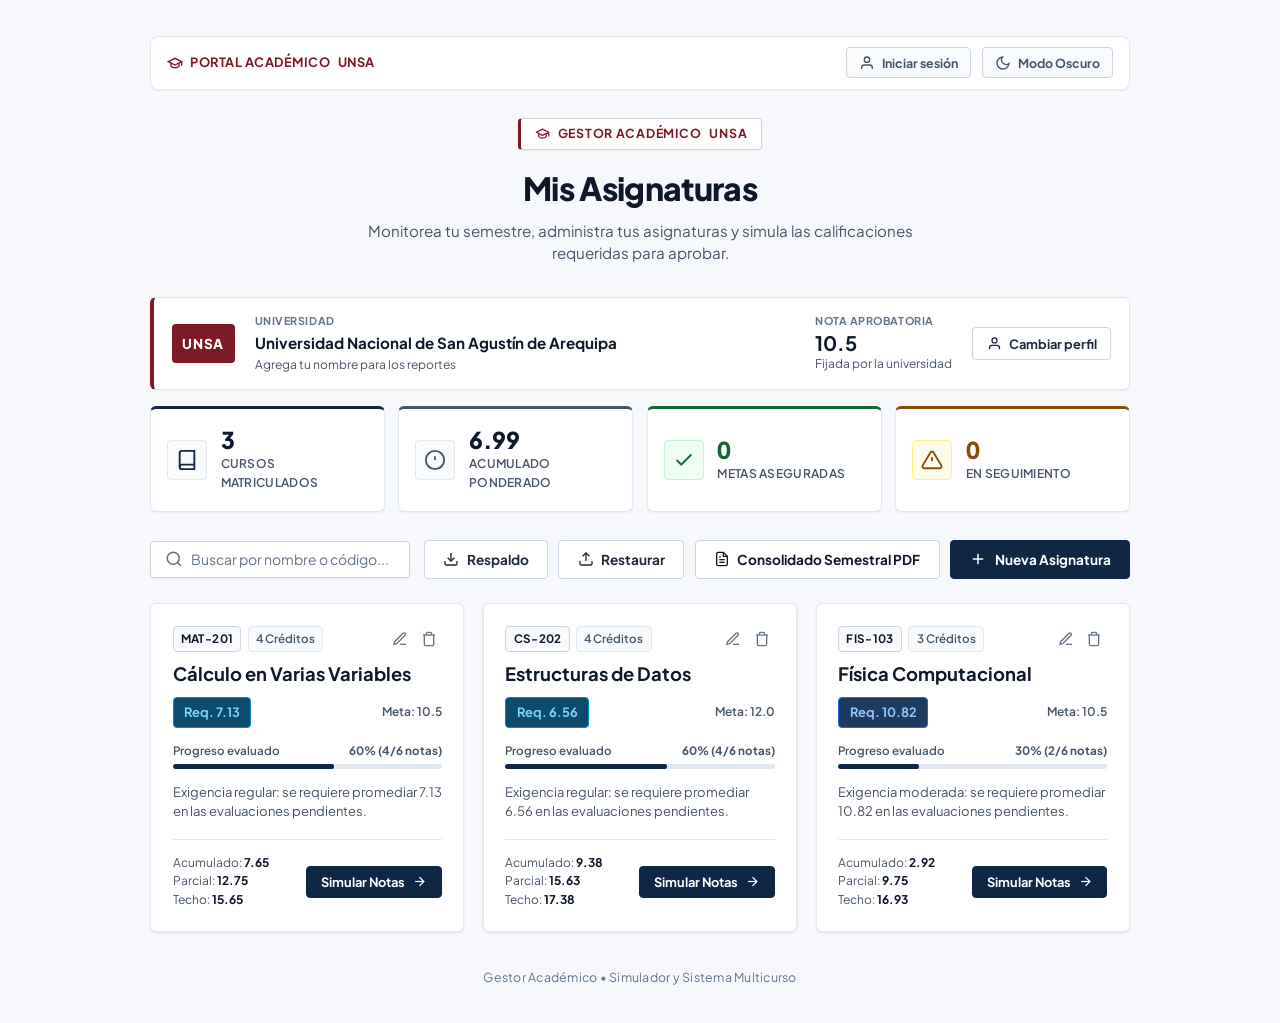
<file: index.html>
<!DOCTYPE html>
<html lang="es">
<head>
    <meta charset="UTF-8">
    <meta http-equiv="X-UA-Compatible" content="IE=edge">
    <meta name="viewport" content="width=device-width, initial-scale=1.0">
    <title>Mis Asignaturas | Gestor Académico</title>
    <!-- Script preventivo anti-parpadeo de tema -->
    <script>
        try {
            const t = localStorage.getItem('unsa_tema_interfaz') || (window.matchMedia && window.matchMedia('(prefers-color-scheme: dark)').matches ? 'dark' : 'light');
            if (t === 'dark') document.documentElement.setAttribute('data-theme', 'dark');
        } catch (e) {}
    </script>
    <link rel="stylesheet" href="styles.css">
    <link rel="preconnect" href="https://fonts.googleapis.com">
    <link rel="preconnect" href="https://fonts.gstatic.com" crossorigin>
    <link href="https://fonts.googleapis.com/css2?family=Plus+Jakarta+Sans:wght@400;500;600;700;800&display=swap" rel="stylesheet">
</head>
<body>
    <div class="app-container">
        <!-- Barra Superior de Navegación y Herramientas -->
        <nav class="top-nav-bar">
            <div class="brand-badge-inline">
                <svg width="16" height="16" viewBox="0 0 24 24" fill="none" stroke="currentColor" stroke-width="2">
                    <path d="M22 10v6M2 10l10-5 10 5-10 5z"/>
                    <path d="M6 12v5c3 3 9 3 12 0v-5"/>
                </svg>
                Portal Académico <span class="js-univ-siglas">UNSA</span>
            </div>

            <div class="nav-right-tools">
                <button type="button" id="btn-sesion" class="btn-session" aria-haspopup="dialog">
                    <svg width="16" height="16" viewBox="0 0 24 24" fill="none" stroke="currentColor" stroke-width="2">
                        <path d="M20 21v-2a4 4 0 0 0-4-4H8a4 4 0 0 0-4 4v2"></path>
                        <circle cx="12" cy="7" r="4"></circle>
                    </svg>
                    <span id="btn-sesion-texto">Iniciar sesión</span>
                </button>
                <button type="button" id="btn-theme-toggle" class="btn-theme-toggle" title="Alternar modo oscuro / claro" aria-label="Cambiar tema">
                    <svg class="icon-moon" width="16" height="16" viewBox="0 0 24 24" fill="none" stroke="currentColor" stroke-width="2">
                        <path d="M21 12.79A9 9 0 1 1 11.21 3 7 7 0 0 0 21 12.79z"></path>
                    </svg>
                    <svg class="icon-sun" width="16" height="16" viewBox="0 0 24 24" fill="none" stroke="currentColor" stroke-width="2" style="display:none;">
                        <circle cx="12" cy="12" r="5"></circle>
                        <line x1="12" y1="1" x2="12" y2="3"></line>
                        <line x1="12" y1="21" x2="12" y2="23"></line>
                        <line x1="4.22" y1="4.22" x2="5.64" y2="5.64"></line>
                        <line x1="18.36" y1="18.36" x2="19.78" y2="19.78"></line>
                        <line x1="1" y1="12" x2="3" y2="12"></line>
                        <line x1="21" y1="12" x2="23" y2="12"></line>
                        <line x1="4.22" y1="19.78" x2="5.64" y2="18.36"></line>
                        <line x1="18.36" y1="5.64" x2="19.78" y2="4.22"></line>
                    </svg>
                    <span class="theme-text">Modo Oscuro</span>
                </button>
            </div>
        </nav>

        <!-- Encabezado del Dashboard -->
        <header class="header-section">
            <div class="brand-badge">
                <svg viewBox="0 0 24 24" fill="none" stroke="currentColor" stroke-width="2" stroke-linecap="round" stroke-linejoin="round">
                    <path d="M22 10v6M2 10l10-5 10 5-10 5z"/>
                    <path d="M6 12v5c3 3 9 3 12 0v-5"/>
                </svg>
                Gestor Académico <span class="js-univ-siglas">UNSA</span>
            </div>
            <h1>Mis Asignaturas</h1>
            <p>Monitorea tu semestre, administra tus asignaturas y simula las calificaciones requeridas para aprobar.</p>
        </header>

        <!-- Perfil Académico: universidad y nota aprobatoria -->
        <section class="profile-card" id="perfil-card">
            <div class="profile-crest js-univ-siglas" id="perfil-crest">UNSA</div>
            <div class="profile-info">
                <span class="profile-label">Universidad</span>
                <strong class="profile-univ-name" id="perfil-univ-nombre">--</strong>
                <span class="profile-sub" id="perfil-estudiante">Estudiante</span>
            </div>
            <div class="profile-pass">
                <span class="profile-label">Nota aprobatoria</span>
                <strong class="profile-pass-value" id="perfil-nota-aprobatoria">10.5</strong>
                <span class="profile-sub">Fijada por la universidad</span>
            </div>
            <button type="button" class="btn btn-secondary btn-sm" id="btn-editar-perfil">
                <svg width="15" height="15" viewBox="0 0 24 24" fill="none" stroke="currentColor" stroke-width="2">
                    <path d="M20 21v-2a4 4 0 0 0-4-4H8a4 4 0 0 0-4 4v2"></path>
                    <circle cx="12" cy="7" r="4"></circle>
                </svg>
                Cambiar perfil
            </button>
        </section>

        <!-- Panel de Métricas Globales del Semestre -->
        <section class="global-summary-card">
            <div class="global-metric">
                <div class="metric-icon blue">
                    <svg width="22" height="22" viewBox="0 0 24 24" fill="none" stroke="currentColor" stroke-width="2">
                        <path d="M4 19.5A2.5 2.5 0 0 1 6.5 17H20"></path>
                        <path d="M6.5 2H20v20H6.5A2.5 2.5 0 0 1 4 19.5v-15A2.5 2.5 0 0 1 6.5 2z"></path>
                    </svg>
                </div>
                <div class="metric-data">
                    <span class="global-metric-val" id="global-total-cursos">0</span>
                    <span class="global-metric-label">Cursos Matriculados</span>
                </div>
            </div>

            <div class="global-metric">
                <div class="metric-icon purple">
                    <svg width="22" height="22" viewBox="0 0 24 24" fill="none" stroke="currentColor" stroke-width="2">
                        <circle cx="12" cy="12" r="10"></circle>
                        <line x1="12" y1="8" x2="12" y2="12"></line>
                        <line x1="12" y1="16" x2="12.01" y2="16"></line>
                    </svg>
                </div>
                <div class="metric-data">
                    <span class="global-metric-val" id="global-promedio-ponderado">0.00</span>
                    <span class="global-metric-label">Acumulado Ponderado</span>
                </div>
            </div>

            <div class="global-metric">
                <div class="metric-icon green">
                    <svg width="22" height="22" viewBox="0 0 24 24" fill="none" stroke="currentColor" stroke-width="2">
                        <polyline points="20 6 9 17 4 12"></polyline>
                    </svg>
                </div>
                <div class="metric-data">
                    <span class="global-metric-val highlight-green" id="global-aprobados">0</span>
                    <span class="global-metric-label">Metas Aseguradas</span>
                </div>
            </div>

            <div class="global-metric">
                <div class="metric-icon amber">
                    <svg width="22" height="22" viewBox="0 0 24 24" fill="none" stroke="currentColor" stroke-width="2">
                        <path d="M10.29 3.86L1.82 18a2 2 0 0 0 1.71 3h16.94a2 2 0 0 0 1.71-3L13.71 3.86a2 2 0 0 0-3.42 0z"></path>
                        <line x1="12" y1="9" x2="12" y2="13"></line>
                        <line x1="12" y1="17" x2="12.01" y2="17"></line>
                    </svg>
                </div>
                <div class="metric-data">
                    <span class="global-metric-val highlight-amber" id="global-en-riesgo">0</span>
                    <span class="global-metric-label">En Seguimiento</span>
                </div>
            </div>
        </section>

        <!-- Barra de Búsqueda y Creación -->
        <div class="dashboard-controls-bar">
            <div class="search-box">
                <svg width="18" height="18" viewBox="0 0 24 24" fill="none" stroke="currentColor" stroke-width="2">
                    <circle cx="11" cy="11" r="8"></circle>
                    <line x1="21" y1="21" x2="16.65" y2="16.65"></line>
                </svg>
                <input type="text" id="input-buscar-curso" placeholder="Buscar por nombre o código...">
            </div>

            <div class="dashboard-actions-group">
                <button type="button" class="btn btn-secondary" id="btn-exportar-respaldo" title="Descargar un archivo JSON con todas tus asignaturas">
                    <svg width="16" height="16" viewBox="0 0 24 24" fill="none" stroke="currentColor" stroke-width="2">
                        <path d="M21 15v4a2 2 0 0 1-2 2H5a2 2 0 0 1-2-2v-4"></path>
                        <polyline points="7 10 12 15 17 10"></polyline>
                        <line x1="12" y1="15" x2="12" y2="3"></line>
                    </svg>
                    Respaldo
                </button>
                <button type="button" class="btn btn-secondary" id="btn-importar-respaldo" title="Restaurar asignaturas desde un archivo JSON de respaldo">
                    <svg width="16" height="16" viewBox="0 0 24 24" fill="none" stroke="currentColor" stroke-width="2">
                        <path d="M21 15v4a2 2 0 0 1-2 2H5a2 2 0 0 1-2-2v-4"></path>
                        <polyline points="17 8 12 3 7 8"></polyline>
                        <line x1="12" y1="3" x2="12" y2="15"></line>
                    </svg>
                    Restaurar
                </button>
                <input type="file" id="input-importar-respaldo" accept=".json,application/json" hidden>
                <button type="button" class="btn btn-secondary btn-pdf" id="btn-reporte-semestral" title="Descargar o imprimir consolidado semestral en PDF">
                    <svg width="16" height="16" viewBox="0 0 24 24" fill="none" stroke="currentColor" stroke-width="2">
                        <path d="M14 2H6a2 2 0 0 0-2 2v16a2 2 0 0 0 2 2h12a2 2 0 0 0 2-2V8z"></path>
                        <polyline points="14 2 14 8 20 8"></polyline>
                        <line x1="16" y1="13" x2="8" y2="13"></line>
                        <line x1="16" y1="17" x2="8" y2="17"></line>
                        <polyline points="10 9 9 9 8 9"></polyline>
                    </svg>
                    Consolidado Semestral PDF
                </button>
                <button type="button" class="btn btn-primary" id="btn-abrir-modal-nuevo">
                    <svg width="18" height="18" viewBox="0 0 24 24" fill="none" stroke="currentColor" stroke-width="2">
                        <line x1="12" y1="5" x2="12" y2="19"></line>
                        <line x1="5" y1="12" x2="19" y2="12"></line>
                    </svg>
                    Nueva Asignatura
                </button>
            </div>
        </div>

        <!-- Grid de Tarjetas de Cursos -->
        <main class="courses-grid" id="contenedor-cursos">
            <!-- Renderizado dinámicamente desde cursos.js -->
        </main>

        <!-- Estado vacío si no hay cursos -->
        <div id="empty-state" class="empty-state-card" style="display: none;">
            <div class="empty-icon">
                <svg width="48" height="48" viewBox="0 0 24 24" fill="none" stroke="currentColor" stroke-width="1.5">
                    <path d="M4 19.5A2.5 2.5 0 0 1 6.5 17H20"></path>
                    <path d="M6.5 2H20v20H6.5A2.5 2.5 0 0 1 4 19.5v-15A2.5 2.5 0 0 1 6.5 2z"></path>
                </svg>
            </div>
            <h3>No se encontraron asignaturas</h3>
            <p>Agrega tus asignaturas del semestre para comenzar a simular tus promedios.</p>
            <button type="button" class="btn btn-primary" id="btn-crear-primer-curso">
                Agregar mi primera asignatura
            </button>
        </div>

        <!-- Modal para Crear / Editar Curso -->
        <div id="modal-curso" class="modal-backdrop" style="display: none;">
            <div class="modal-card">
                <div class="modal-header">
                    <h2 id="modal-titulo">Nueva Asignatura</h2>
                    <button type="button" class="modal-close" id="btn-cerrar-modal">&times;</button>
                </div>

                <form id="form-curso">
                    <input type="hidden" id="curso-id">

                    <div class="form-group">
                        <label for="curso-nombre">Nombre de la Asignatura *</label>
                        <div class="combo">
                            <input type="text" id="curso-nombre" placeholder="Ej: Cálculo en Varias Variables" required
                                   autocomplete="off" role="combobox" aria-autocomplete="list" aria-expanded="false"
                                   aria-controls="curso-nombre-sugerencias">
                            <ul class="combo-list" id="curso-nombre-sugerencias" role="listbox" hidden></ul>
                        </div>
                    </div>

                    <div class="form-row">
                        <div class="form-group">
                            <label for="curso-codigo">Código / Sigla</label>
                            <div class="combo">
                                <input type="text" id="curso-codigo" placeholder="Ej: MAT-201" maxlength="20"
                                       autocomplete="off" role="combobox" aria-autocomplete="list" aria-expanded="false"
                                       aria-controls="curso-codigo-sugerencias">
                                <ul class="combo-list" id="curso-codigo-sugerencias" role="listbox" hidden></ul>
                            </div>
                            <small class="form-hint">Recomendado: evita registrar el mismo curso dos veces.</small>
                        </div>
                        <div class="form-group">
                            <label for="curso-creditos">Créditos</label>
                            <input type="number" id="curso-creditos" min="1" max="10" value="4">
                        </div>
                    </div>

                    <div class="form-alert" id="curso-duplicado" role="alert" hidden>
                        <span id="curso-duplicado-texto"></span>
                        <button type="button" class="form-alert-action" id="curso-duplicado-abrir">Abrir ese curso</button>
                    </div>

                    <div class="form-row">
                        <div class="form-group">
                            <label for="curso-profesor">Docente</label>
                            <div class="combo">
                                <input type="text" id="curso-profesor" maxlength="80" placeholder="Escribe para buscar o registrar"
                                       autocomplete="off" role="combobox" aria-autocomplete="list" aria-expanded="false"
                                       aria-controls="curso-profesor-sugerencias">
                                <ul class="combo-list" id="curso-profesor-sugerencias" role="listbox" hidden></ul>
                            </div>
                            <input type="hidden" id="curso-docente-id" value="">
                            <small class="form-hint" id="curso-profesor-estado" aria-live="polite"></small>
                        </div>
                        <div class="form-group">
                            <label id="lbl-calificacion-profesor">Calificación del Docente</label>
                            <div class="star-rating" id="curso-profesor-estrellas" role="radiogroup" aria-labelledby="lbl-calificacion-profesor"></div>
                            <input type="hidden" id="curso-profesor-calificacion" value="0">
                            <small class="form-hint">Se aplica al docente en todos tus cursos.</small>
                        </div>
                    </div>

                    <div class="form-group">
                        <label for="curso-meta">Meta Personal (opcional)</label>
                        <div class="input-wrapper">
                            <input type="number" id="curso-meta" min="0" max="20" step="0.1" placeholder="10.5">
                            <span class="input-suffix" id="curso-meta-sufijo">Aprobatoria: 10.5</span>
                        </div>
                        <small class="form-hint">Déjala vacía para usar la nota aprobatoria de tu universidad.</small>
                    </div>

                    <div class="form-group" id="grupo-plantilla-pesos">
                        <label>Plantilla de Ponderación Inicial</label>
                        <div class="radio-cards">
                            <label class="radio-card selected">
                                <input type="radio" name="plantilla-pesos" value="unsa" checked>
                                <div class="radio-info">
                                    <strong>Estándar por Fases</strong>
                                    <span>Fase 1: 30%, Fase 2: 30%, Fase 3: 40%</span>
                                </div>
                            </label>
                            <label class="radio-card">
                                <input type="radio" name="plantilla-pesos" value="iguales">
                                <div class="radio-info">
                                    <strong>Equitativo</strong>
                                    <span>~16.7% en cada evaluación</span>
                                </div>
                            </label>
                            <label class="radio-card">
                                <input type="radio" name="plantilla-pesos" value="vacio">
                                <div class="radio-info">
                                    <strong>En Blanco</strong>
                                    <span>Configurar pesos manualmente</span>
                                </div>
                            </label>
                        </div>
                    </div>

                    <div class="modal-actions">
                        <button type="button" class="btn btn-secondary" id="btn-cancelar-modal">Cancelar</button>
                        <button type="submit" class="btn btn-primary" id="btn-guardar-curso">Guardar Asignatura</button>
                    </div>
                </form>
            </div>
        </div>

        <!-- Modal de Cuenta (inicio de sesión con enlace al correo) -->
        <div id="modal-sesion" class="modal-backdrop" style="display: none;">
            <div class="modal-card" role="dialog" aria-modal="true" aria-labelledby="modal-sesion-titulo">
                <div class="modal-header">
                    <h2 id="modal-sesion-titulo">Cuenta</h2>
                    <button type="button" class="modal-close" id="btn-cerrar-sesion-modal" aria-label="Cerrar">&times;</button>
                </div>

                <!-- Sin sesión: pedir correo -->
                <div id="sesion-vista-acceso">
                    <p class="modal-intro">
                        Con una cuenta, <strong>tus cursos y notas se guardan de forma privada</strong> y los verás en cualquier dispositivo.
                        También podrás participar en lo compartido: calificar docentes y comentar cursos.
                    </p>

                    <div class="form-alert" id="sesion-aviso-local" hidden>
                        <span>El inicio de sesión funciona en la versión publicada de la app.</span>
                        <a class="form-alert-action" id="sesion-enlace-publicado" href="#" target="_blank" rel="noopener">Abrir versión publicada</a>
                    </div>

                    <form id="form-sesion" novalidate>
                        <div class="form-group">
                            <label for="sesion-correo">Correo electrónico</label>
                            <input type="email" id="sesion-correo" required autocomplete="email" inputmode="email" placeholder="tu.correo@ejemplo.com">
                            <small class="form-hint">Te enviaremos un enlace para entrar, sin contraseña. Si es tu primera vez, se crea tu cuenta.</small>
                        </div>
                        <div class="sesion-mensaje" id="sesion-mensaje" role="status" aria-live="polite" hidden></div>
                        <div class="modal-actions">
                            <button type="button" class="btn btn-secondary" id="btn-cancelar-sesion">Cancelar</button>
                            <button type="submit" class="btn btn-primary" id="btn-enviar-enlace">Enviar enlace</button>
                        </div>
                    </form>
                </div>

                <!-- Con sesión: datos de la cuenta -->
                <div id="sesion-vista-cuenta" hidden>
                    <div class="sesion-cuenta">
                        <span class="profile-label">Sesión iniciada como</span>
                        <strong id="sesion-correo-activo">--</strong>
                    </div>
                    <p class="form-hint">Tus cursos, notas y perfil se guardan automáticamente en tu cuenta y solo tú puedes verlos. Al cerrar sesión se quitan de este navegador.</p>
                    <div class="modal-actions">
                        <button type="button" class="btn btn-secondary" id="btn-cerrar-sesion">Cerrar sesión</button>
                        <button type="button" class="btn btn-primary" id="btn-listo-sesion">Listo</button>
                    </div>
                </div>
            </div>
        </div>

        <!-- Modal de Perfil del Estudiante -->
        <div id="modal-perfil" class="modal-backdrop" style="display: none;">
            <div class="modal-card">
                <div class="modal-header">
                    <h2>Perfil del Estudiante</h2>
                    <button type="button" class="modal-close" id="btn-cerrar-perfil">&times;</button>
                </div>

                <form id="form-perfil">
                    <div class="form-group">
                        <label for="perfil-nombre">Nombre del Estudiante (opcional)</label>
                        <input type="text" id="perfil-nombre" maxlength="80" placeholder="Aparece en los reportes PDF">
                    </div>

                    <div class="form-group">
                        <label for="perfil-universidad">Universidad</label>
                        <select id="perfil-universidad"></select>
                    </div>

                    <div id="grupo-univ-personalizada" style="display: none;">
                        <div class="form-row">
                            <div class="form-group">
                                <label for="perfil-univ-nombre-input">Nombre de la Universidad *</label>
                                <input type="text" id="perfil-univ-nombre-input" maxlength="100" placeholder="Ej: Universidad Nacional del Altiplano">
                            </div>
                            <div class="form-group">
                                <label for="perfil-univ-siglas">Siglas</label>
                                <input type="text" id="perfil-univ-siglas" maxlength="12" placeholder="Ej: UNA">
                            </div>
                        </div>
                        <div class="form-group">
                            <label for="perfil-univ-nota">Nota Aprobatoria *</label>
                            <input type="number" id="perfil-univ-nota" min="0" max="20" step="0.1" placeholder="10.5">
                        </div>
                    </div>

                    <div class="form-group" id="grupo-nota-fija">
                        <label>Nota Aprobatoria</label>
                        <div class="univ-pass-preview">
                            <span class="univ-swatch" id="perfil-swatch-primario"></span>
                            <span class="univ-swatch" id="perfil-swatch-secundario"></span>
                            <strong id="perfil-nota-fija">10.5</strong>
                            <span>Fijada por la universidad (no editable)</span>
                        </div>
                    </div>

                    <div class="modal-actions">
                        <button type="button" class="btn btn-secondary" id="btn-cancelar-perfil">Cancelar</button>
                        <button type="submit" class="btn btn-primary">Guardar Perfil</button>
                    </div>
                </form>
            </div>
        </div>

        <!-- Consolidado semestral para impresión / PDF -->
        <div id="reporte-semestral-pdf" class="academic-report-sheet" aria-hidden="true">
            <header class="rep-header">
                <div class="rep-crest-block">
                    <span class="rep-crest-badge js-univ-siglas">UNSA</span>
                </div>
                <div class="rep-header-info">
                    <h2 class="rep-inst-name" id="rep-sem-univ-nombre">UNIVERSIDAD</h2>
                    <h4 class="rep-doc-title">Consolidado Semestral de Asignaturas</h4>
                    <h3 class="rep-inst-sub">Reporte personal del estudiante · Documento no oficial</h3>
                </div>
                <div class="rep-header-meta">
                    <div><strong>Fecha:</strong> <span id="rep-sem-fecha">--</span></div>
                    <div><strong>N.º:</strong> <span id="rep-sem-codigo">--</span></div>
                </div>
            </header>

            <div class="rep-rule"></div>

            <section class="rep-block rep-sem-kpis">
                <table class="rep-meta-table">
                    <tr>
                        <th style="width: 20%;">Estudiante:</th>
                        <td style="width: 30%;"><strong id="rep-sem-estudiante">--</strong></td>
                        <th style="width: 22%;">Nota aprobatoria:</th>
                        <td style="width: 28%;"><strong id="rep-sem-nota-aprobatoria">--</strong> <span class="rep-muted" id="rep-sem-nota-fuente">(fijada por la universidad)</span></td>
                    </tr>
                    <tr>
                        <th>Asignaturas:</th>
                        <td><strong id="rep-sem-total-cursos">0</strong> (<span id="rep-sem-total-creditos">0</span> créditos)</td>
                        <th>Acumulado ponderado:</th>
                        <td><strong id="rep-sem-promedio-global">0.00 / 20.00</strong> <span class="rep-muted">(por créditos)</span></td>
                    </tr>
                    <tr>
                        <th>Estado:</th>
                        <td colspan="3"><span id="rep-sem-resumen-estados">--</span></td>
                    </tr>
                </table>
            </section>

            <section class="rep-block rep-table-section">
                <div class="rep-section-tag">Detalle por asignatura</div>
                <table class="rep-grades-table rep-sem-table">
                    <thead>
                        <tr>
                            <th style="width: 10%;">Código</th>
                            <th style="width: 21%;">Asignatura</th>
                            <th style="width: 19%;">Docente</th>
                            <th style="width: 6%; text-align: center;">Cr.</th>
                            <th style="width: 11%; text-align: center;">Progreso</th>
                            <th style="width: 9%; text-align: center;">Acum.</th>
                            <th style="width: 9%; text-align: center;">Parcial</th>
                            <th style="width: 15%; text-align: right;">Condición</th>
                        </tr>
                    </thead>
                    <tbody id="rep-sem-tabla-cuerpo">
                        <!-- Generado dinámicamente -->
                    </tbody>
                </table>
                <p class="rep-chart-caption">Acum.: puntaje acumulado sobre la nota final. Parcial: promedio solo en lo ya evaluado.</p>
            </section>

            <footer class="rep-footer-block">
                <p class="rep-disclaimer">
                    <strong>Nota:</strong> Documento personal generado por el estudiante con fines de planificación académica. No es un documento oficial de la universidad y no sustituye sus actas ni registros académicos.
                </p>
                <div class="rep-signatures">
                    <div class="rep-sig-item">
                        <div class="rep-sig-line"></div>
                        <strong class="rep-sig-name" id="rep-sem-firma-nombre"></strong>
                        <span>Firma del estudiante</span>
                    </div>
                    <div class="rep-generated">
                        <span>Generado con Gestor Académico</span>
                        <span id="rep-sem-generado-fecha">--</span>
                    </div>
                </div>
            </footer>
        </div>

        <footer class="footer-text">
            Gestor Académico • Simulador y Sistema Multicurso
        </footer>
    </div>

    <!-- Scripts -->
    <script src="storage.js"></script>
    <script src="nube.js"></script>
    <script src="cursos.js"></script>
</body>
</html>
</file>
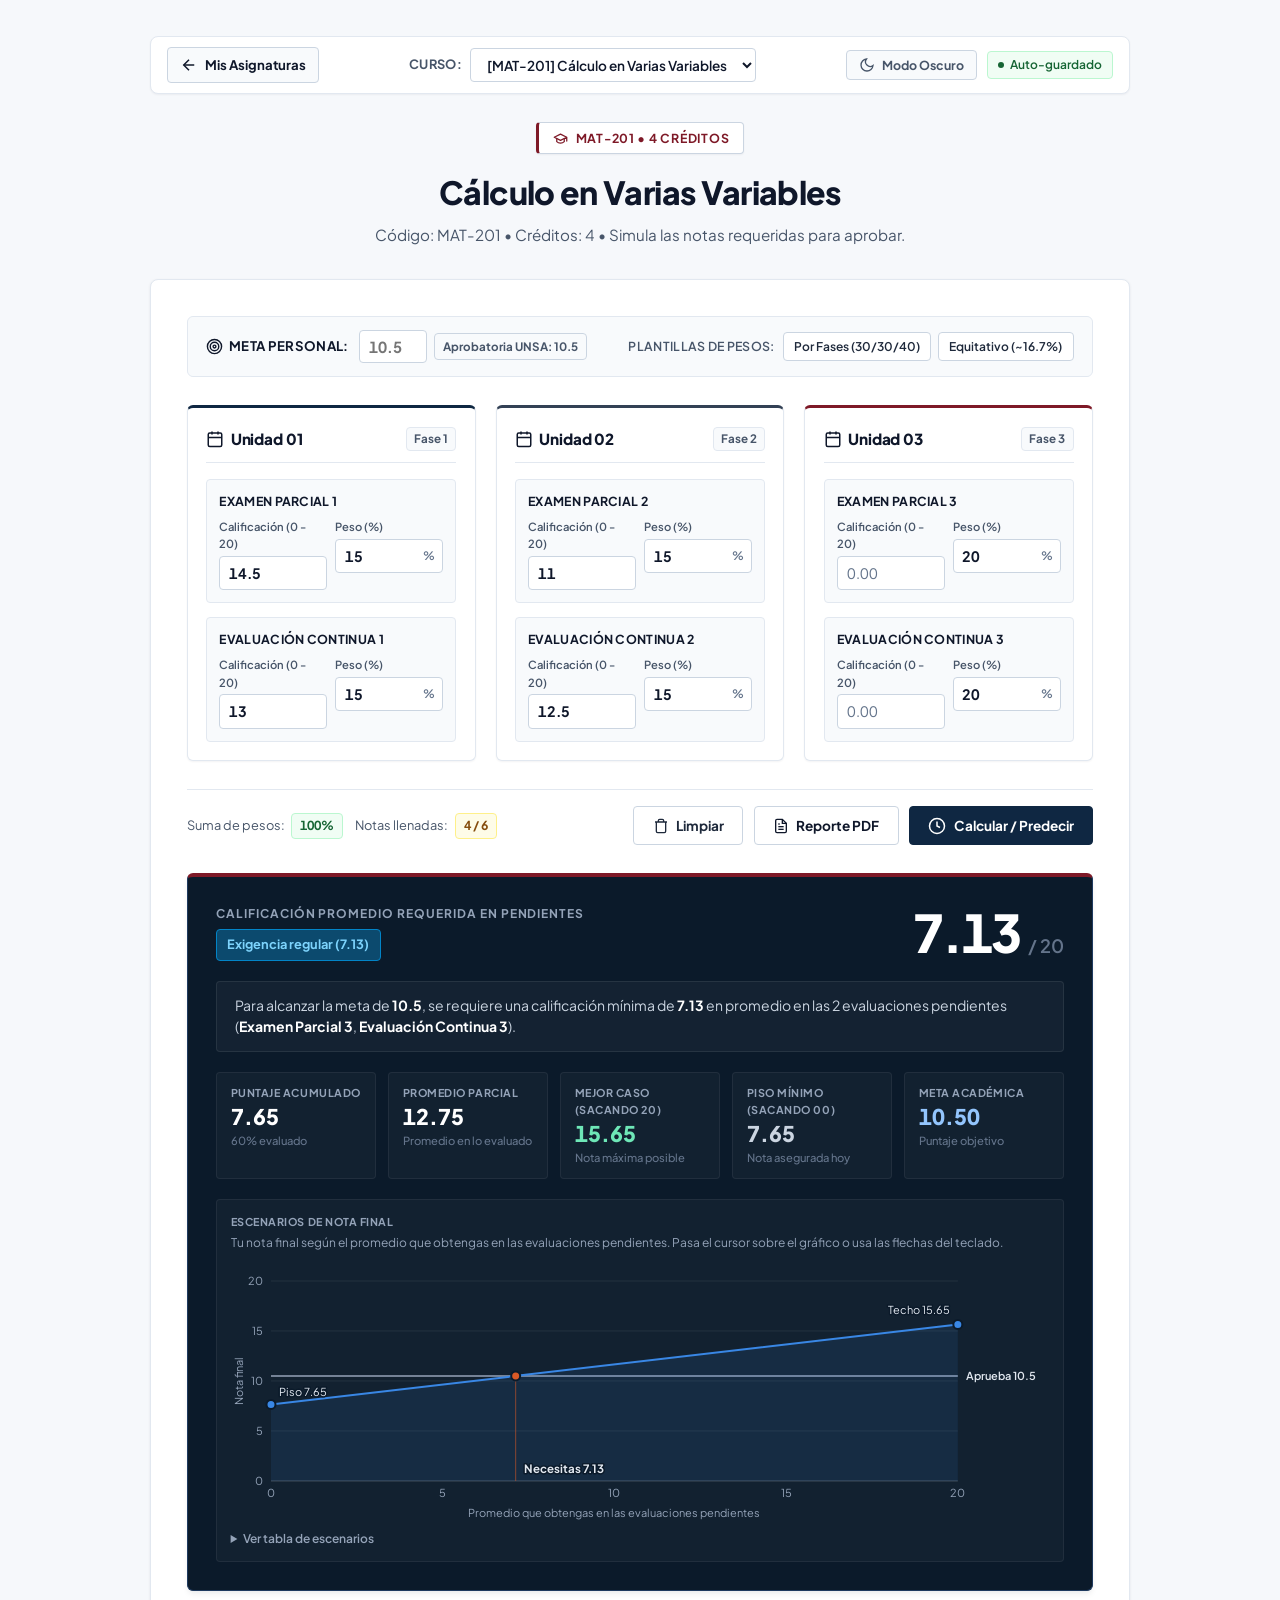
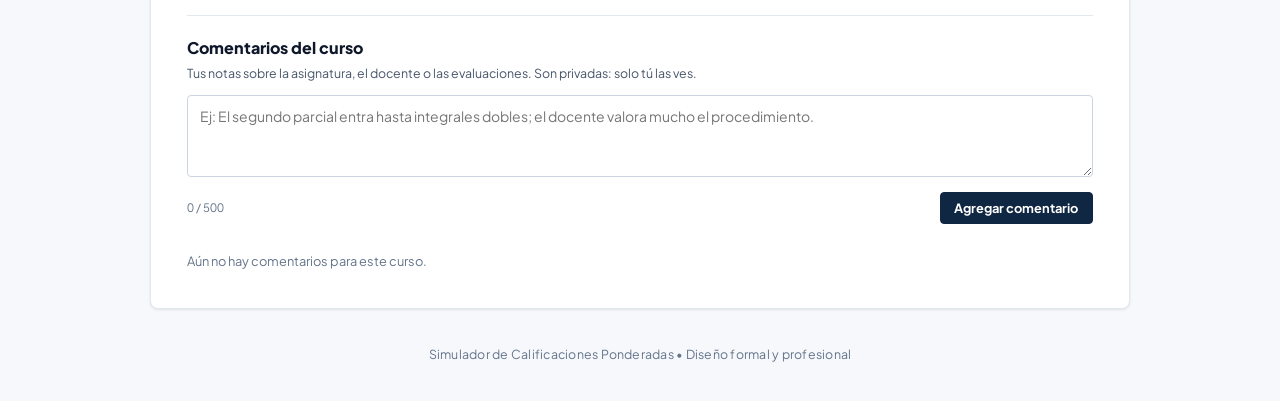
<file: simulador.html>
<!DOCTYPE html>
<html lang="es">
<head>
    <meta charset="UTF-8">
    <meta http-equiv="X-UA-Compatible" content="IE=edge">
    <meta name="viewport" content="width=device-width, initial-scale=1.0">
    <title>Simulador de Notas | Sistema de Promedio Ponderado</title>
    <!-- Script preventivo anti-parpadeo de tema -->
    <script>
        try {
            const t = localStorage.getItem('unsa_tema_interfaz') || (window.matchMedia && window.matchMedia('(prefers-color-scheme: dark)').matches ? 'dark' : 'light');
            if (t === 'dark') document.documentElement.setAttribute('data-theme', 'dark');
        } catch (e) {}
    </script>
    <!-- Hoja de estilos formal -->
    <link rel="stylesheet" href="styles.css">
    <!-- Google Fonts para tipografía refinada opcional si hay internet, fallback en Segoe UI -->
    <link rel="preconnect" href="https://fonts.googleapis.com">
    <link rel="preconnect" href="https://fonts.gstatic.com" crossorigin>
    <link href="https://fonts.googleapis.com/css2?family=Plus+Jakarta+Sans:wght@400;500;600;700;800&display=swap" rel="stylesheet">
</head>
<body>
    <div class="app-container">
        <!-- Barra de Navegación Superior -->
        <nav class="top-nav-bar">
            <a href="index.html" class="btn-back">
                <svg width="18" height="18" viewBox="0 0 24 24" fill="none" stroke="currentColor" stroke-width="2">
                    <line x1="19" y1="12" x2="5" y2="12"></line>
                    <polyline points="12 19 5 12 12 5"></polyline>
                </svg>
                Mis Asignaturas
            </a>

            <div class="course-switcher">
                <label for="selector-curso-activo" class="switcher-label">Curso:</label>
                <div class="select-wrapper">
                    <select id="selector-curso-activo"></select>
                </div>
            </div>

            <div class="nav-right-tools">
                <button type="button" id="btn-theme-toggle" class="btn-theme-toggle" title="Alternar modo oscuro / claro" aria-label="Cambiar tema">
                    <svg class="icon-moon" width="16" height="16" viewBox="0 0 24 24" fill="none" stroke="currentColor" stroke-width="2">
                        <path d="M21 12.79A9 9 0 1 1 11.21 3 7 7 0 0 0 21 12.79z"></path>
                    </svg>
                    <svg class="icon-sun" width="16" height="16" viewBox="0 0 24 24" fill="none" stroke="currentColor" stroke-width="2" style="display:none;">
                        <circle cx="12" cy="12" r="5"></circle>
                        <line x1="12" y1="1" x2="12" y2="3"></line>
                        <line x1="12" y1="21" x2="12" y2="23"></line>
                        <line x1="4.22" y1="4.22" x2="5.64" y2="5.64"></line>
                        <line x1="18.36" y1="18.36" x2="19.78" y2="19.78"></line>
                        <line x1="1" y1="12" x2="3" y2="12"></line>
                        <line x1="21" y1="12" x2="23" y2="12"></line>
                        <line x1="4.22" y1="19.78" x2="5.64" y2="18.36"></line>
                        <line x1="18.36" y1="5.64" x2="19.78" y2="4.22"></line>
                    </svg>
                    <span class="theme-text">Modo Oscuro</span>
                </button>

                <div class="autosave-tag" id="autosave-tag" title="Los cambios se guardan automáticamente">
                    <span class="autosave-dot"></span>
                    <span>Auto-guardado</span>
                </div>
            </div>
        </nav>

        <!-- Encabezado Institucional / Académico -->
        <header class="header-section">
            <div class="brand-badge">
                <svg viewBox="0 0 24 24" fill="none" stroke="currentColor" stroke-width="2" stroke-linecap="round" stroke-linejoin="round">
                    <path d="M22 10v6M2 10l10-5 10 5-10 5z"/>
                    <path d="M6 12v5c3 3 9 3 12 0v-5"/>
                </svg>
                <span id="badge-codigo-curso">Gestor Académico</span>
            </div>
            <h1 id="titulo-curso-actual">Simulador de Notas</h1>
            <p id="subtitulo-curso-actual">Calcula tu promedio ponderado y simula exactamente qué nota necesitas para aprobar.</p>
        </header>

        <div id="alerta-box" class="alert-box alert-warning">
            <span id="alerta-mensaje"></span>
        </div>

        <main class="simulator-card">
            <!-- Barra de Configuración y Modo Predictivo -->
            <div class="config-toolbar">
                <div class="target-config">
                    <label for="nota-meta" class="config-label">
                        <svg width="17" height="17" viewBox="0 0 24 24" fill="none" stroke="currentColor" stroke-width="2">
                            <circle cx="12" cy="12" r="10"></circle>
                            <circle cx="12" cy="12" r="6"></circle>
                            <circle cx="12" cy="12" r="2"></circle>
                        </svg>
                        Meta Personal:
                    </label>
                    <div class="target-input-wrapper">
                        <input type="number" id="nota-meta" min="0" max="20" step="0.1" placeholder="10.5" title="Opcional: déjala vacía para usar la nota aprobatoria de tu universidad">
                        <span class="target-tag" id="tag-nota-aprobatoria" title="Nota aprobatoria fijada por tu universidad">Aprobatoria: 10.5</span>
                    </div>
                </div>

                <div class="presets-config">
                    <span class="config-label-alt">Plantillas de pesos:</span>
                    <div class="preset-buttons">
                        <button type="button" class="btn-preset" id="preset-unsa" title="Fase 1: 30%, Fase 2: 30%, Fase 3: 40%">
                            Por Fases (30/30/40)
                        </button>
                        <button type="button" class="btn-preset" id="preset-iguales" title="Pesos equitativos de 16.7%">
                            Equitativo (~16.7%)
                        </button>
                    </div>
                </div>
            </div>

            <form id="formulario_notas">
                <div class="units-grid">

                    <!-- Unidad 1 -->
                    <section class="unit-card">
                        <div class="unit-header">
                            <span class="unit-title">
                                <svg width="18" height="18" viewBox="0 0 24 24" fill="none" stroke="currentColor" stroke-width="2">
                                    <rect x="3" y="4" width="18" height="18" rx="2" ry="2"></rect>
                                    <line x1="16" y1="2" x2="16" y2="6"></line>
                                    <line x1="8" y1="2" x2="8" y2="6"></line>
                                    <line x1="3" y1="10" x2="21" y2="10"></line>
                                </svg>
                                Unidad 01
                            </span>
                            <span class="unit-tag">Fase 1</span>
                        </div>

                        <div class="evaluation-block" data-eval="1">
                            <div class="eval-title">Examen Parcial 1</div>
                            <div class="inputs-row">
                                <div class="input-field-group">
                                    <label for="nota1">Calificación (0 - 20)</label>
                                    <div class="input-wrapper">
                                        <input type="number" id="nota1" name="nota1" min="0" max="20" step="0.01" placeholder="0.00">
                                    </div>
                                </div>
                                <div class="input-field-group">
                                    <label for="peso1">Peso (%)</label>
                                    <div class="input-wrapper">
                                        <input type="number" id="peso1" name="peso1" min="0" max="100" step="any" placeholder="%">
                                        <span class="input-suffix">%</span>
                                    </div>
                                </div>
                            </div>
                        </div>

                        <div class="evaluation-block" data-eval="2">
                            <div class="eval-title">Evaluación Continua 1</div>
                            <div class="inputs-row">
                                <div class="input-field-group">
                                    <label for="nota2">Calificación (0 - 20)</label>
                                    <div class="input-wrapper">
                                        <input type="number" id="nota2" name="nota2" min="0" max="20" step="0.01" placeholder="0.00">
                                    </div>
                                </div>
                                <div class="input-field-group">
                                    <label for="peso2">Peso (%)</label>
                                    <div class="input-wrapper">
                                        <input type="number" id="peso2" name="peso2" min="0" max="100" step="any" placeholder="%">
                                        <span class="input-suffix">%</span>
                                    </div>
                                </div>
                            </div>
                        </div>
                    </section>

                    <!-- Unidad 2 -->
                    <section class="unit-card">
                        <div class="unit-header">
                            <span class="unit-title">
                                <svg width="18" height="18" viewBox="0 0 24 24" fill="none" stroke="currentColor" stroke-width="2">
                                    <rect x="3" y="4" width="18" height="18" rx="2" ry="2"></rect>
                                    <line x1="16" y1="2" x2="16" y2="6"></line>
                                    <line x1="8" y1="2" x2="8" y2="6"></line>
                                    <line x1="3" y1="10" x2="21" y2="10"></line>
                                </svg>
                                Unidad 02
                            </span>
                            <span class="unit-tag">Fase 2</span>
                        </div>

                        <div class="evaluation-block" data-eval="3">
                            <div class="eval-title">Examen Parcial 2</div>
                            <div class="inputs-row">
                                <div class="input-field-group">
                                    <label for="nota3">Calificación (0 - 20)</label>
                                    <div class="input-wrapper">
                                        <input type="number" id="nota3" name="nota3" min="0" max="20" step="0.01" placeholder="0.00">
                                    </div>
                                </div>
                                <div class="input-field-group">
                                    <label for="peso3">Peso (%)</label>
                                    <div class="input-wrapper">
                                        <input type="number" id="peso3" name="peso3" min="0" max="100" step="any" placeholder="%">
                                        <span class="input-suffix">%</span>
                                    </div>
                                </div>
                            </div>
                        </div>

                        <div class="evaluation-block" data-eval="4">
                            <div class="eval-title">Evaluación Continua 2</div>
                            <div class="inputs-row">
                                <div class="input-field-group">
                                    <label for="nota4">Calificación (0 - 20)</label>
                                    <div class="input-wrapper">
                                        <input type="number" id="nota4" name="nota4" min="0" max="20" step="0.01" placeholder="0.00">
                                    </div>
                                </div>
                                <div class="input-field-group">
                                    <label for="peso4">Peso (%)</label>
                                    <div class="input-wrapper">
                                        <input type="number" id="peso4" name="peso4" min="0" max="100" step="any" placeholder="%">
                                        <span class="input-suffix">%</span>
                                    </div>
                                </div>
                            </div>
                        </div>
                    </section>

                    <!-- Unidad 3 -->
                    <section class="unit-card">
                        <div class="unit-header">
                            <span class="unit-title">
                                <svg width="18" height="18" viewBox="0 0 24 24" fill="none" stroke="currentColor" stroke-width="2">
                                    <rect x="3" y="4" width="18" height="18" rx="2" ry="2"></rect>
                                    <line x1="16" y1="2" x2="16" y2="6"></line>
                                    <line x1="8" y1="2" x2="8" y2="6"></line>
                                    <line x1="3" y1="10" x2="21" y2="10"></line>
                                </svg>
                                Unidad 03
                            </span>
                            <span class="unit-tag">Fase 3</span>
                        </div>

                        <div class="evaluation-block" data-eval="5">
                            <div class="eval-title">Examen Parcial 3</div>
                            <div class="inputs-row">
                                <div class="input-field-group">
                                    <label for="nota5">Calificación (0 - 20)</label>
                                    <div class="input-wrapper">
                                        <input type="number" id="nota5" name="nota5" min="0" max="20" step="0.01" placeholder="0.00">
                                    </div>
                                </div>
                                <div class="input-field-group">
                                    <label for="peso5">Peso (%)</label>
                                    <div class="input-wrapper">
                                        <input type="number" id="peso5" name="peso5" min="0" max="100" step="any" placeholder="%">
                                        <span class="input-suffix">%</span>
                                    </div>
                                </div>
                            </div>
                        </div>

                        <div class="evaluation-block" data-eval="6">
                            <div class="eval-title">Evaluación Continua 3</div>
                            <div class="inputs-row">
                                <div class="input-field-group">
                                    <label for="nota6">Calificación (0 - 20)</label>
                                    <div class="input-wrapper">
                                        <input type="number" id="nota6" name="nota6" min="0" max="20" step="0.01" placeholder="0.00">
                                    </div>
                                </div>
                                <div class="input-field-group">
                                    <label for="peso6">Peso (%)</label>
                                    <div class="input-wrapper">
                                        <input type="number" id="peso6" name="peso6" min="0" max="100" step="any" placeholder="%">
                                        <span class="input-suffix">%</span>
                                    </div>
                                </div>
                            </div>
                        </div>
                    </section>

                </div>

                <div class="actions-bar">
                    <div class="weights-info">
                        <div class="info-pill">
                            <span>Suma de pesos:</span>
                            <span id="total-pesos-badge" class="weights-badge">0%</span>
                        </div>
                        <div class="info-pill">
                            <span>Notas llenadas:</span>
                            <span id="total-notas-badge" class="weights-badge">0 / 6</span>
                        </div>
                    </div>
                    <div class="button-group">
                        <button type="button" id="btn-limpiar" class="btn btn-secondary">
                            <svg width="16" height="16" viewBox="0 0 24 24" fill="none" stroke="currentColor" stroke-width="2">
                                <path d="M3 6h18m-2 0v14a2 2 0 0 1-2 2H7a2 2 0 0 1-2-2V6m3 0V4a2 2 0 0 1 2-2h4a2 2 0 0 1 2 2v2"></path>
                            </svg>
                            Limpiar
                        </button>
                        <button type="button" id="btn-exportar-pdf" class="btn btn-secondary btn-pdf" title="Descargar o imprimir reporte académico en PDF">
                            <svg width="16" height="16" viewBox="0 0 24 24" fill="none" stroke="currentColor" stroke-width="2">
                                <path d="M14 2H6a2 2 0 0 0-2 2v16a2 2 0 0 0 2 2h12a2 2 0 0 0 2-2V8z"></path>
                                <polyline points="14 2 14 8 20 8"></polyline>
                                <line x1="16" y1="13" x2="8" y2="13"></line>
                                <line x1="16" y1="17" x2="8" y2="17"></line>
                                <polyline points="10 9 9 9 8 9"></polyline>
                            </svg>
                            Reporte PDF
                        </button>
                        <button type="submit" class="btn btn-primary" id="btn-calcular">
                            <svg width="18" height="18" viewBox="0 0 24 24" fill="none" stroke="currentColor" stroke-width="2">
                                <circle cx="12" cy="12" r="10"></circle>
                                <polyline points="12 6 12 12 16 14"></polyline>
                            </svg>
                            Calcular / Predecir
                        </button>
                    </div>
                </div>
            </form>
            
            <section class="result-card" id="seccion-resultado">
                <div class="result-main-row">
                    <div class="result-details">
                        <span class="result-label" id="resultado-tipo-etiqueta">Estado de la Simulación</span>
                        <span id="estado-academico" class="result-status-pill">Esperando datos</span>
                    </div>
                    <div class="result-display">
                        <span class="score-value" id="resultado">--</span>
                        <span class="score-max" id="resultado-escala">/ 20</span>
                    </div>
                </div>

                <!-- Mensaje explicativo y contextual -->
                <div id="resultado-mensaje" class="result-message-box">
                    Ingresa tus notas actuales y porcentajes. Si dejas evaluaciones en blanco, el simulador calculará automáticamente la nota que requieres para aprobar.
                </div>

                <!-- Panel de Métricas Secundarias -->
                <div id="metricas-secundarias" class="metrics-grid" style="display: none;">
                    <div class="metric-card">
                        <span class="metric-title">Puntaje Acumulado</span>
                        <span class="metric-val" id="metric-acumulado">0.00</span>
                        <span class="metric-sub" id="metric-peso-evaluado">0% evaluado</span>
                    </div>
                    <div class="metric-card">
                        <span class="metric-title">Promedio Parcial</span>
                        <span class="metric-val" id="metric-parcial">--</span>
                        <span class="metric-sub">Promedio en lo evaluado</span>
                    </div>
                    <div class="metric-card">
                        <span class="metric-title">Mejor Caso (Sacando 20)</span>
                        <span class="metric-val highlight-green" id="metric-maximo">0.00</span>
                        <span class="metric-sub">Nota máxima posible</span>
                    </div>
                    <div class="metric-card">
                        <span class="metric-title">Piso Mínimo (Sacando 00)</span>
                        <span class="metric-val highlight-gray" id="metric-minimo">0.00</span>
                        <span class="metric-sub">Nota asegurada hoy</span>
                    </div>
                    <div class="metric-card">
                        <span class="metric-title">Meta Académica</span>
                        <span class="metric-val highlight-blue" id="metric-meta">10.50</span>
                        <span class="metric-sub">Puntaje objetivo</span>
                    </div>
                </div>

                <!-- Gráfico de escenarios (modo predictivo) -->
                <div id="grafico-escenarios" class="scenario-chart" style="display: none;">
                    <div class="scenario-chart-head">
                        <span class="metric-title">Escenarios de nota final</span>
                        <span class="scenario-chart-sub">Tu nota final según el promedio que obtengas en las evaluaciones pendientes. Pasa el cursor sobre el gráfico o usa las flechas del teclado.</span>
                    </div>
                    <div class="grafico-area">
                        <div class="grafico-lienzo"></div>
                        <div class="grafico-tooltip" role="status" aria-live="polite"></div>
                    </div>
                    <details class="grafico-tabla-wrap">
                        <summary>Ver tabla de escenarios</summary>
                        <table class="grafico-tabla">
                            <thead>
                                <tr>
                                    <th>Promedio en pendientes</th>
                                    <th>Nota final</th>
                                    <th>Condición</th>
                                </tr>
                            </thead>
                            <tbody></tbody>
                        </table>
                    </details>
                </div>
            </section>

            <!-- Comentarios del curso -->
            <section class="comments-card" id="seccion-comentarios">
                <div class="comments-head">
                    <h2 class="comments-title">Comentarios del curso</h2>
                    <span class="comments-sub">Tus notas sobre la asignatura, el docente o las evaluaciones. Son privadas: solo tú las ves.</span>
                </div>
                <form id="form-comentario" class="comments-form">
                    <textarea id="comentario-texto" maxlength="500" rows="3" aria-label="Nuevo comentario"
                              placeholder="Ej: El segundo parcial entra hasta integrales dobles; el docente valora mucho el procedimiento."></textarea>
                    <div class="comments-form-foot">
                        <span id="comentario-contador" class="comments-counter">0 / 500</span>
                        <button type="submit" class="btn btn-primary btn-sm">Agregar comentario</button>
                    </div>
                </form>
                <ul id="lista-comentarios" class="comments-list"></ul>
                <p id="comentarios-vacio" class="comments-empty">Aún no hay comentarios para este curso.</p>
            </section>
        </main>

        <!-- Reporte personal de simulación para impresión / PDF -->
        <div id="documento-reporte-pdf" class="academic-report-sheet" aria-hidden="true">
            <header class="rep-header">
                <div class="rep-crest-block">
                    <span class="rep-crest-badge js-univ-siglas">UNSA</span>
                </div>
                <div class="rep-header-info">
                    <h2 class="rep-inst-name" id="rep-univ-nombre">UNIVERSIDAD</h2>
                    <h4 class="rep-doc-title">Ficha de Simulación de Asignatura</h4>
                    <h3 class="rep-inst-sub">Reporte personal del estudiante · Documento no oficial</h3>
                </div>
                <div class="rep-header-meta">
                    <div><strong>Fecha:</strong> <span id="rep-fecha-emision">--</span></div>
                    <div><strong>N.º:</strong> <span id="rep-codigo-doc">--</span></div>
                </div>
            </header>

            <div class="rep-rule"></div>

            <section class="rep-block">
                <table class="rep-meta-table">
                    <tr>
                        <th style="width: 17%;">Estudiante:</th>
                        <td style="width: 33%;"><strong id="rep-estudiante">--</strong></td>
                        <th style="width: 19%;">Nota aprobatoria:</th>
                        <td style="width: 31%;"><strong id="rep-nota-aprobatoria">--</strong> <span class="rep-muted" id="rep-nota-aprobatoria-fuente">(fijada por la universidad)</span></td>
                    </tr>
                    <tr>
                        <th>Asignatura:</th>
                        <td><strong id="rep-curso-nombre">--</strong></td>
                        <th>Meta personal:</th>
                        <td><strong id="rep-curso-meta">--</strong> <span class="rep-muted">(escala 0 a 20)</span></td>
                    </tr>
                    <tr>
                        <th>Código:</th>
                        <td><span id="rep-curso-codigo">--</span></td>
                        <th>Créditos:</th>
                        <td><span id="rep-curso-creditos">--</span> créditos</td>
                    </tr>
                    <tr>
                        <th>Docente:</th>
                        <td colspan="3"><span id="rep-curso-profesor">--</span> <span id="rep-curso-profesor-estrellas"></span></td>
                    </tr>
                </table>
            </section>

            <section class="rep-block rep-table-section">
                <div class="rep-section-tag">Registro de evaluaciones</div>
                <table class="rep-grades-table">
                    <thead>
                        <tr>
                            <th style="width: 15%;">Fase</th>
                            <th style="width: 35%;">Evaluación</th>
                            <th style="width: 13%; text-align: center;">Peso</th>
                            <th style="width: 15%; text-align: center;">Nota (0–20)</th>
                            <th style="width: 22%; text-align: right;">Aporte a la nota final</th>
                        </tr>
                    </thead>
                    <tbody id="rep-tabla-cuerpo">
                        <!-- Generado dinámicamente -->
                    </tbody>
                    <tfoot>
                        <tr class="rep-total-row">
                            <td colspan="2"><strong>Total</strong></td>
                            <td id="rep-total-pesos-td" style="text-align: center;"><strong>100%</strong></td>
                            <td colspan="2" id="rep-total-aporte-td" style="text-align: right;"><strong>0.00 / 20.00</strong></td>
                        </tr>
                    </tfoot>
                </table>
            </section>

            <section class="rep-block rep-diagnosis-section">
                <div class="rep-section-tag">Diagnóstico proyectado</div>
                <div class="rep-diagnosis-card">
                    <div class="rep-diag-header">
                        <div>
                            <span class="rep-diag-lbl">Condición:</span>
                            <span class="rep-diag-badge" id="rep-diag-condicion">--</span>
                        </div>
                        <div class="rep-diag-score-block">
                            <span class="rep-diag-lbl" id="rep-diag-nota-req-lbl">Resultado:</span>
                            <span class="rep-diag-score" id="rep-diag-nota-req">--</span>
                        </div>
                    </div>
                    <p class="rep-diag-text" id="rep-diag-mensaje">--</p>

                    <div class="rep-scenarios-row">
                        <div class="rep-scenario-cell">
                            <span>Puntaje acumulado</span>
                            <strong id="rep-scen-acumulado">--</strong>
                        </div>
                        <div class="rep-scenario-cell">
                            <span>Promedio parcial</span>
                            <strong id="rep-scen-parcial">--</strong>
                        </div>
                        <div class="rep-scenario-cell">
                            <span>Piso (sacando 00)</span>
                            <strong id="rep-scen-minimo">--</strong>
                        </div>
                        <div class="rep-scenario-cell">
                            <span>Techo (sacando 20)</span>
                            <strong id="rep-scen-maximo">--</strong>
                        </div>
                    </div>
                </div>
            </section>

            <section class="rep-block" id="rep-seccion-grafico">
                <div class="rep-section-tag">Escenarios de nota final</div>
                <div class="rep-chart" id="rep-grafico"></div>
                <p class="rep-chart-caption" id="rep-grafico-leyenda">Nota final según el promedio que se obtenga en las evaluaciones pendientes.</p>
            </section>

            <footer class="rep-footer-block">
                <p class="rep-disclaimer">
                    <strong>Nota:</strong> Documento personal generado por el estudiante con fines de planificación académica. No es un documento oficial de la universidad y no sustituye sus actas ni registros académicos.
                </p>
                <div class="rep-signatures">
                    <div class="rep-sig-item">
                        <div class="rep-sig-line"></div>
                        <strong class="rep-sig-name" id="rep-firma-nombre"></strong>
                        <span>Firma del estudiante</span>
                    </div>
                    <div class="rep-generated">
                        <span>Generado con Gestor Académico</span>
                        <span id="rep-generado-fecha">--</span>
                    </div>
                </div>
            </footer>
        </div>

        <footer class="footer-text">
            Simulador de Calificaciones Ponderadas • Diseño formal y profesional
        </footer>
    </div>

    <script src="storage.js"></script>
    <script src="nube.js"></script>
    <script src="grafico.js"></script>
    <script src="script.js"></script>
</body>
</html>
</file>
<file: styles.css>
:root {
  /* Identidad Cromática Institucional (Modo Claro) */
  --inst-navy: #0f2742;            /* Azul institucional primario */
  --inst-navy-hover: #173b64;
  --inst-navy-subtle: #f0f4f9;

  --inst-granate: #7e1927;         /* Granate distintivo UNSA */
  --inst-granate-hover: #63131e;
  --inst-granate-subtle: #fcf2f4;

  /* Superficies y Fondos Neutrales de Alto Confort */
  --bg-workspace: #f6f8fb;         /* Fondo calmado y suave para sesiones de estudio */
  --surface-card: #ffffff;         /* Superficie blanca limpia */
  --surface-subtle: #f8fafc;       /* Superficie secundaria */

  /* Jerarquía Tipográfica */
  --text-title: #0f172a;           /* Títulos oscuros y nítidos */
  --text-body: #1e293b;            /* Cuerpo de texto con excelente contraste */
  --text-muted: #475569;           /* Etiquetas y descripciones secundarias */
  --text-light: #64748b;           /* Metadatos menores */

  /* Precisión de Bordes (Estilo editorial y tabular) */
  --border-light: #e2e8f0;
  --border-medium: #cbd5e1;
  --border-dark: #94a3b8;
  --border-focus: #0f2742;

  /* Estados Académicos Normativos (Sobrios y no estridentes) */
  --status-approved-text: #166534;
  --status-approved-bg: #f0fdf4;
  --status-approved-border: #bbf7d0;

  --status-regular-text: #1e40af;
  --status-regular-bg: #eff6ff;
  --status-regular-border: #bfdbfe;

  --status-warning-text: #854d0e;
  --status-warning-bg: #fefce8;
  --status-warning-border: #fef08a;

  --status-danger-text: #991b1b;
  --status-danger-bg: #fef2f2;
  --status-danger-border: #fecaca;

  /* Sombras Sutiles y Naturales (Sin efectos de neón) */
  --shadow-subtle: 0 1px 2px 0 rgba(15, 23, 42, 0.05);
  --shadow-card: 0 1px 3px 0 rgba(15, 23, 42, 0.08), 0 1px 2px -1px rgba(15, 23, 42, 0.05);
  --shadow-elevated: 0 4px 6px -1px rgba(15, 23, 42, 0.07), 0 2px 4px -2px rgba(15, 23, 42, 0.04);
  --shadow-modal: 0 20px 25px -5px rgba(15, 23, 42, 0.12), 0 8px 10px -6px rgba(15, 23, 42, 0.08);

  /* Geometría Institucional (Esquinas sobrias de 4px a 8px) */
  --radius-xs: 4px;
  --radius-sm: 6px;
  --radius-md: 8px;
  --radius-lg: 10px;
}

/* ==========================================================================
   MODO OSCURO INSTITUCIONAL (HIGH-COMFORT NIGHT STUDY THEME)
   ========================================================================== */

[data-theme="dark"] {
  --bg-workspace: #0a131e;         /* Azul noche sobrio, reduce fatiga visual */
  --surface-card: #101c2b;         /* Superficie de tarjeta contrastada */
  --surface-subtle: #142337;       /* Superficie secundaria */

  --text-title: #f8fafc;
  --text-body: #e2e8f0;
  --text-muted: #94a3b8;
  --text-light: #64748b;

  --border-light: #1b2f48;
  --border-medium: #254165;
  --border-dark: #375988;
  --border-focus: #3b82f6;

  --inst-navy: #2563eb;
  --inst-navy-hover: #3b82f6;
  --inst-navy-subtle: #142b47;

  --inst-granate: #a82436;
  --inst-granate-hover: #c53045;
  --inst-granate-subtle: #2d1217;

  --status-approved-text: #4ade80;
  --status-approved-bg: #062b1a;
  --status-approved-border: #14532d;

  --status-regular-text: #60a5fa;
  --status-regular-bg: #0f2747;
  --status-regular-border: #1d4ed8;

  --status-warning-text: #fde047;
  --status-warning-bg: #2e2005;
  --status-warning-border: #713f12;

  --status-danger-text: #f87171;
  --status-danger-bg: #2d1013;
  --status-danger-border: #7f1d1d;

  --shadow-subtle: 0 1px 2px 0 rgba(0, 0, 0, 0.4);
  --shadow-card: 0 1px 3px 0 rgba(0, 0, 0, 0.5), 0 1px 2px -1px rgba(0, 0, 0, 0.4);
  --shadow-elevated: 0 4px 6px -1px rgba(0, 0, 0, 0.6);
}

*, *::before, *::after {
  box-sizing: border-box;
  margin: 0;
  padding: 0;
}

body {
  font-family: 'Plus Jakarta Sans', -apple-system, BlinkMacSystemFont, 'Segoe UI', Roboto, Helvetica, Arial, sans-serif;
  background-color: var(--bg-workspace);
  color: var(--text-body);
  line-height: 1.55;
  min-height: 100vh;
  padding: 2.25rem 1rem;
  display: flex;
  flex-direction: column;
  align-items: center;
  justify-content: flex-start;
  -webkit-font-smoothing: antialiased;
  transition: background-color 0.2s ease, color 0.2s ease;
}

/* Tabular figures para que los números académicos se alineen con rigor */
.score-value,
.metric-val,
.global-metric-val,
input[type="number"],
.weights-badge {
  font-variant-numeric: tabular-nums;
  font-feature-settings: "tnum";
}

/* Contenedor Principal */
.app-container {
  width: 100%;
  max-width: 980px;
  margin: 0 auto;
}

/* ==========================================================================
   ENCABEZADO INSTITUCIONAL
   ========================================================================== */

.header-section {
  text-align: center;
  margin-bottom: 2rem;
}

.brand-badge {
  display: inline-flex;
  align-items: center;
  gap: 0.5rem;
  background: var(--surface-card);
  color: var(--inst-granate);
  font-size: 0.775rem;
  font-weight: 700;
  letter-spacing: 0.06em;
  text-transform: uppercase;
  padding: 0.35rem 0.85rem;
  border-radius: var(--radius-xs);
  border: 1px solid var(--border-medium);
  border-left: 3px solid var(--inst-granate);
  box-shadow: var(--shadow-subtle);
  margin-bottom: 0.85rem;
}

.brand-badge svg {
  width: 15px;
  height: 15px;
  color: var(--inst-granate);
}

.brand-badge-inline {
  display: inline-flex;
  align-items: center;
  gap: 0.45rem;
  font-size: 0.8rem;
  font-weight: 700;
  color: var(--inst-granate);
  letter-spacing: 0.04em;
  text-transform: uppercase;
}

.header-section h1 {
  font-size: 2rem;
  font-weight: 800;
  color: var(--text-title);
  letter-spacing: -0.02em;
  margin-bottom: 0.4rem;
}

.header-section p {
  color: var(--text-muted);
  font-size: 0.95rem;
  max-width: 620px;
  margin: 0 auto;
  line-height: 1.5;
}

/* ==========================================================================
   BARRA DE NAVEGACIÓN SUPERIOR
   ========================================================================== */

.top-nav-bar {
  display: flex;
  align-items: center;
  justify-content: space-between;
  flex-wrap: wrap;
  gap: 0.85rem;
  background: var(--surface-card);
  border: 1px solid var(--border-light);
  border-radius: var(--radius-md);
  padding: 0.65rem 1rem;
  margin-bottom: 1.75rem;
  box-shadow: var(--shadow-subtle);
}

.btn-back {
  display: inline-flex;
  align-items: center;
  gap: 0.45rem;
  font-size: 0.825rem;
  font-weight: 700;
  color: var(--text-title);
  text-decoration: none;
  padding: 0.4rem 0.75rem;
  border-radius: var(--radius-xs);
  background: var(--surface-subtle);
  border: 1px solid var(--border-medium);
  transition: all 0.15s ease;
}

.btn-back:hover {
  background: var(--border-light);
  color: var(--text-title);
}

.course-switcher {
  display: flex;
  align-items: center;
  gap: 0.5rem;
  min-width: 0;
  max-width: 100%;
}

.course-switcher .select-wrapper {
  min-width: 0;
  flex: 1 1 auto;
}

.switcher-label {
  font-size: 0.8rem;
  font-weight: 700;
  color: var(--text-muted);
  text-transform: uppercase;
  letter-spacing: 0.03em;
}

.select-wrapper select {
  width: 100%;
  max-width: 100%;
  text-overflow: ellipsis;
  padding: 0.4rem 0.75rem;
  font-size: 0.85rem;
  font-weight: 600;
  color: var(--text-title);
  background: var(--surface-card);
  border: 1px solid var(--border-medium);
  border-radius: var(--radius-xs);
  outline: none;
  font-family: inherit;
  cursor: pointer;
  transition: border-color 0.15s ease;
}

.select-wrapper select:focus {
  border-color: var(--border-focus);
}

.nav-right-tools {
  display: flex;
  align-items: center;
  gap: 0.65rem;
}

/* Botón de Modo Oscuro */
.btn-theme-toggle {
  display: inline-flex;
  align-items: center;
  gap: 0.45rem;
  padding: 0.4rem 0.75rem;
  font-size: 0.775rem;
  font-weight: 700;
  color: var(--text-muted);
  background: var(--surface-subtle);
  border: 1px solid var(--border-medium);
  border-radius: var(--radius-xs);
  cursor: pointer;
  transition: all 0.15s ease;
  font-family: inherit;
}

.btn-theme-toggle:hover {
  color: var(--text-title);
  border-color: var(--border-focus);
}

/* Botón de cuenta (inicio de sesión) */
.btn-session {
  display: inline-flex;
  align-items: center;
  gap: 0.45rem;
  max-width: 100%;
  padding: 0.4rem 0.75rem;
  font-size: 0.775rem;
  font-weight: 700;
  color: var(--text-muted);
  background: var(--surface-subtle);
  border: 1px solid var(--border-medium);
  border-radius: var(--radius-xs);
  cursor: pointer;
  transition: all 0.15s ease;
  font-family: inherit;
}

.btn-session:hover {
  color: var(--text-title);
  border-color: var(--border-focus);
}

.btn-session.activa {
  color: var(--status-approved-text);
  background: var(--status-approved-bg);
  border-color: var(--status-approved-border);
}

.btn-session span {
  overflow: hidden;
  text-overflow: ellipsis;
  white-space: nowrap;
}

.autosave-tag {
  display: inline-flex;
  align-items: center;
  gap: 0.4rem;
  font-size: 0.75rem;
  font-weight: 600;
  color: var(--status-approved-text);
  background: var(--status-approved-bg);
  padding: 0.25rem 0.6rem;
  border-radius: var(--radius-xs);
  border: 1px solid var(--status-approved-border);
}

.autosave-dot {
  width: 6px;
  height: 6px;
  border-radius: 50%;
  background-color: var(--status-approved-text);
}

.autosave-tag.saving {
  color: var(--status-regular-text);
  background: var(--status-regular-bg);
  border-color: var(--status-regular-border);
}

.autosave-tag.saving .autosave-dot {
  background-color: var(--status-regular-text);
}

/* ==========================================================================
   DASHBOARD DE ASIGNATURAS (INDEX.HTML)
   ========================================================================== */

/* Perfil académico (universidad y nota aprobatoria) */
.profile-card {
  display: flex;
  align-items: center;
  flex-wrap: wrap;
  gap: 0.85rem 1.25rem;
  background: var(--surface-card);
  border: 1px solid var(--border-light);
  border-left: 4px solid var(--univ-primario, var(--inst-granate));
  border-radius: var(--radius-sm);
  padding: 0.9rem 1.1rem;
  margin-bottom: 1rem;
  box-shadow: var(--shadow-subtle);
}

.profile-crest {
  flex-shrink: 0;
  min-width: 3.25rem;
  padding: 0.55rem 0.65rem;
  background: var(--univ-primario, var(--inst-granate));
  color: #ffffff;
  font-weight: 800;
  font-size: 0.85rem;
  letter-spacing: 0.06em;
  text-align: center;
  border-radius: var(--radius-xs);
}

.profile-info,
.profile-pass {
  display: flex;
  flex-direction: column;
  gap: 0.1rem;
  min-width: 0;
}

.profile-info {
  flex: 1 1 14rem;
}

.profile-label {
  font-size: 0.675rem;
  font-weight: 700;
  text-transform: uppercase;
  letter-spacing: 0.05em;
  color: var(--text-light);
}

.profile-univ-name {
  font-size: 0.95rem;
  color: var(--text-title);
  overflow-wrap: anywhere;
}

.profile-pass-value {
  font-size: 1.25rem;
  color: var(--text-title);
  line-height: 1.1;
}

.profile-sub {
  font-size: 0.75rem;
  color: var(--text-muted);
}

.form-group select {
  width: 100%;
  padding: 0.55rem 0.75rem;
  font-size: 0.9rem;
  font-weight: 600;
  color: var(--text-title);
  background: var(--surface-card);
  border: 1px solid var(--border-medium);
  border-radius: var(--radius-xs);
  outline: none;
  font-family: inherit;
}

.form-group select:focus {
  border-color: var(--border-focus);
}

.form-hint {
  display: block;
  margin-top: 0.3rem;
  font-size: 0.725rem;
  color: var(--text-light);
}

.univ-pass-preview {
  display: flex;
  align-items: center;
  flex-wrap: wrap;
  gap: 0.5rem;
  padding: 0.55rem 0.75rem;
  background: var(--surface-subtle);
  border: 1px solid var(--border-light);
  border-radius: var(--radius-xs);
  font-size: 0.8rem;
  color: var(--text-muted);
}

.univ-pass-preview strong {
  font-size: 1.05rem;
  color: var(--text-title);
}

.univ-swatch {
  width: 1rem;
  height: 1rem;
  border-radius: 3px;
  border: 1px solid var(--border-medium);
}

.global-summary-card {
  display: grid;
  grid-template-columns: repeat(2, minmax(0, 1fr));
  gap: 0.85rem;
  margin-bottom: 1.75rem;
}

@media (min-width: 768px) {
  .global-summary-card {
    grid-template-columns: repeat(4, 1fr);
  }
}

.global-metric {
  background: var(--surface-card);
  border: 1px solid var(--border-light);
  border-top: 3px solid var(--border-medium);
  border-radius: var(--radius-sm);
  padding: 1.15rem 1rem;
  display: flex;
  align-items: center;
  gap: 0.85rem;
  box-shadow: var(--shadow-subtle);
}

.global-metric:nth-child(1) { border-top-color: var(--inst-navy); }
.global-metric:nth-child(2) { border-top-color: #475569; }
.global-metric:nth-child(3) { border-top-color: #166534; }
.global-metric:nth-child(4) { border-top-color: #854d0e; }

.metric-icon {
  width: 40px;
  height: 40px;
  border-radius: var(--radius-xs);
  display: flex;
  align-items: center;
  justify-content: center;
  flex-shrink: 0;
  border: 1px solid transparent;
}

.metric-icon.blue {
  background: var(--surface-subtle);
  color: var(--inst-navy);
  border-color: var(--border-light);
}

.metric-icon.purple {
  background: var(--surface-subtle);
  color: var(--text-muted);
  border-color: var(--border-light);
}

.metric-icon.green {
  background: var(--status-approved-bg);
  color: var(--status-approved-text);
  border-color: var(--status-approved-border);
}

.metric-icon.amber {
  background: var(--status-warning-bg);
  color: var(--status-warning-text);
  border-color: var(--status-warning-border);
}

.metric-data {
  display: flex;
  flex-direction: column;
  min-width: 0;
}

.global-metric-val {
  font-size: 1.45rem;
  font-weight: 800;
  color: var(--text-title);
  line-height: 1.1;
}

.global-metric-val.highlight-green { color: var(--status-approved-text); }
.global-metric-val.highlight-amber { color: var(--status-warning-text); }

.global-metric-label {
  font-size: 0.75rem;
  font-weight: 600;
  color: var(--text-muted);
  margin-top: 0.15rem;
  text-transform: uppercase;
  letter-spacing: 0.025em;
  overflow-wrap: break-word;
}

/* En pantallas angostas: tarjetas de métricas más compactas */
@media (max-width: 480px) {
  .global-metric {
    flex-direction: column;
    align-items: flex-start;
    padding: 0.85rem 0.8rem;
    gap: 0.5rem;
  }

  .metric-icon {
    width: 32px;
    height: 32px;
  }

  .global-metric-label {
    font-size: 0.675rem;
  }
}

/* Barra de Controles y Búsqueda */
.dashboard-controls-bar {
  display: flex;
  flex-wrap: wrap;
  align-items: center;
  justify-content: space-between;
  gap: 0.85rem;
  margin-bottom: 1.5rem;
}

.search-box {
  display: flex;
  align-items: center;
  gap: 0.5rem;
  background: var(--surface-card);
  border: 1px solid var(--border-medium);
  border-radius: var(--radius-xs);
  padding: 0.55rem 0.85rem;
  flex: 1;
  max-width: 420px;
  box-shadow: var(--shadow-subtle);
}

.search-box svg {
  color: var(--text-light);
  flex-shrink: 0;
}

.search-box input {
  border: none;
  outline: none;
  width: 100%;
  font-size: 0.875rem;
  font-family: inherit;
  color: var(--text-title);
  background: transparent;
}

.search-box input::placeholder {
  color: var(--text-light);
}

.dashboard-actions-group {
  display: flex;
  align-items: center;
  gap: 0.65rem;
  flex-wrap: wrap;
}

/* Grid de Cursos */
.courses-grid {
  display: grid;
  grid-template-columns: 1fr;
  gap: 1.15rem;
}

@media (min-width: 768px) {
  .courses-grid {
    grid-template-columns: repeat(2, 1fr);
  }
}

@media (min-width: 1024px) {
  .courses-grid {
    grid-template-columns: repeat(3, 1fr);
  }
}

/* Tarjeta de Curso (Ficha Curricular) */
.course-card {
  background: var(--surface-card);
  border: 1px solid var(--border-light);
  border-radius: var(--radius-sm);
  padding: 1.35rem;
  display: flex;
  flex-direction: column;
  justify-content: space-between;
  box-shadow: var(--shadow-card);
  transition: border-color 0.15s ease, box-shadow 0.15s ease;
  position: relative;
}

.course-card:hover {
  border-color: var(--border-medium);
  box-shadow: var(--shadow-elevated);
}

.course-card-header {
  display: flex;
  align-items: center;
  justify-content: space-between;
  margin-bottom: 0.65rem;
}

.course-meta-tags {
  display: flex;
  align-items: center;
  gap: 0.4rem;
}

.course-code-badge {
  background: var(--surface-subtle);
  color: var(--text-title);
  font-size: 0.725rem;
  font-weight: 700;
  padding: 0.2rem 0.45rem;
  border-radius: var(--radius-xs);
  border: 1px solid var(--border-medium);
  letter-spacing: 0.03em;
}

.course-credits-badge {
  background: var(--surface-subtle);
  color: var(--text-muted);
  font-size: 0.725rem;
  font-weight: 600;
  padding: 0.2rem 0.45rem;
  border-radius: var(--radius-xs);
  border: 1px solid var(--border-light);
}

/* Docente y calificación en estrellas */
.course-teacher-row {
  display: flex;
  align-items: center;
  flex-wrap: wrap;
  gap: 0.25rem 0.5rem;
  margin: -0.35rem 0 0.65rem;
  font-size: 0.775rem;
  color: var(--text-muted);
}

.course-teacher-name strong {
  color: var(--text-title);
  font-weight: 600;
}

.stars-display {
  letter-spacing: 0.08em;
  white-space: nowrap;
}

.stars-display .star-on {
  color: #d97706;
}

.stars-display .star-off {
  color: var(--border-medium);
}

.star-rating {
  display: inline-flex;
  flex-direction: row-reverse;
  justify-content: flex-end;
  gap: 0.1rem;
}

.star-btn {
  background: transparent;
  border: none;
  padding: 0.1rem 0.15rem;
  font-size: 1.45rem;
  line-height: 1;
  color: var(--border-medium);
  cursor: pointer;
  border-radius: var(--radius-xs);
  transition: color 0.1s ease, transform 0.1s ease;
}

.star-btn.activa {
  color: #d97706;
}

.star-rating:hover .star-btn {
  color: var(--border-medium);
}

.star-rating .star-btn:hover,
.star-rating .star-btn:hover ~ .star-btn {
  color: #f59e0b;
}

.star-btn:hover {
  transform: scale(1.12);
}

.star-btn:focus-visible {
  outline: 2px solid var(--border-focus);
  outline-offset: 1px;
}

.course-card-actions {
  display: flex;
  align-items: center;
  gap: 0.15rem;
}

.btn-icon-danger,
.btn-icon-edit {
  background: transparent;
  border: 1px solid transparent;
  color: var(--text-light);
  cursor: pointer;
  padding: 0.25rem;
  border-radius: var(--radius-xs);
  display: flex;
  align-items: center;
  justify-content: center;
  transition: all 0.15s ease;
}

.btn-icon-danger:hover {
  color: var(--status-danger-text);
  background: var(--status-danger-bg);
  border-color: var(--status-danger-border);
}

.btn-icon-edit:hover {
  color: var(--text-title);
  background: var(--surface-subtle);
  border-color: var(--border-medium);
}

.course-title {
  font-size: 1.15rem;
  font-weight: 700;
  color: var(--text-title);
  line-height: 1.3;
  margin-bottom: 0.65rem;
}

.course-status-row {
  display: flex;
  align-items: center;
  justify-content: space-between;
  gap: 0.5rem;
  margin-bottom: 0.85rem;
}

.course-target-hint {
  font-size: 0.75rem;
  font-weight: 600;
  color: var(--text-muted);
}

/* Barra de Progreso Normativa */
.course-progress-section {
  margin-bottom: 0.85rem;
}

.progress-labels {
  display: flex;
  justify-content: space-between;
  font-size: 0.725rem;
  color: var(--text-muted);
  margin-bottom: 0.3rem;
  font-weight: 600;
}

.progress-bar-container {
  width: 100%;
  height: 5px;
  background: var(--border-light);
  border-radius: 2px;
  overflow: hidden;
}

.progress-bar-fill {
  height: 100%;
  background: var(--inst-navy);
  border-radius: 2px;
  transition: width 0.25s ease;
}

.course-detail-text {
  font-size: 0.815rem;
  color: var(--text-muted);
  line-height: 1.45;
  margin-bottom: 1.15rem;
  flex-grow: 1;
}

.course-card-footer {
  display: flex;
  align-items: center;
  justify-content: space-between;
  padding-top: 0.85rem;
  border-top: 1px solid var(--border-light);
  gap: 0.5rem;
}

.course-mini-stats {
  display: flex;
  flex-direction: column;
  font-size: 0.75rem;
  color: var(--text-muted);
}

.course-mini-stats strong {
  color: var(--text-title);
  font-weight: 700;
}

/* Botones Institucionales */
.btn {
  display: inline-flex;
  align-items: center;
  justify-content: center;
  gap: 0.45rem;
  padding: 0.6rem 1.15rem;
  font-size: 0.85rem;
  font-weight: 700;
  border-radius: var(--radius-xs);
  cursor: pointer;
  border: 1px solid transparent;
  transition: all 0.15s ease;
  font-family: inherit;
  text-decoration: none;
}

.btn-primary {
  background: var(--inst-navy);
  color: #ffffff;
  border-color: var(--inst-navy);
}

.btn-primary:hover {
  background: var(--inst-navy-hover);
  border-color: var(--inst-navy-hover);
}

.btn-secondary {
  background: var(--surface-card);
  color: var(--text-body);
  border-color: var(--border-medium);
}

.btn-secondary:hover {
  background: var(--surface-subtle);
  border-color: var(--border-dark);
}

.btn-pdf {
  border-color: var(--border-medium);
  color: var(--text-title);
}

.btn-pdf:hover {
  border-color: var(--inst-granate);
  color: var(--inst-granate);
  background: var(--inst-granate-subtle);
}

.btn-sm {
  padding: 0.45rem 0.85rem;
  font-size: 0.8rem;
}

.btn:disabled {
  opacity: 0.5;
  cursor: not-allowed;
}

/* ==========================================================================
   SIMULADOR DE NOTAS (SIMULADOR.HTML)
   ========================================================================== */

.simulator-card {
  background: var(--surface-card);
  border-radius: var(--radius-md);
  box-shadow: var(--shadow-card);
  border: 1px solid var(--border-light);
  padding: 1.75rem;
  overflow: hidden;
}

@media (min-width: 768px) {
  .simulator-card {
    padding: 2.25rem;
  }
}

/* Barra de Configuración y Plantillas */
.config-toolbar {
  display: flex;
  flex-wrap: wrap;
  align-items: center;
  justify-content: space-between;
  gap: 1rem;
  background: var(--surface-subtle);
  border: 1px solid var(--border-light);
  border-radius: var(--radius-sm);
  padding: 0.85rem 1.15rem;
  margin-bottom: 1.75rem;
}

.target-config {
  display: flex;
  align-items: center;
  flex-wrap: wrap;
  gap: 0.65rem;
}

.config-label {
  font-size: 0.825rem;
  font-weight: 700;
  color: var(--text-title);
  display: inline-flex;
  align-items: center;
  gap: 0.35rem;
  text-transform: uppercase;
  letter-spacing: 0.025em;
}

.config-label-alt {
  font-size: 0.775rem;
  font-weight: 600;
  color: var(--text-muted);
  text-transform: uppercase;
  letter-spacing: 0.025em;
}

.target-input-wrapper {
  display: inline-flex;
  align-items: center;
  gap: 0.45rem;
}

.target-input-wrapper input {
  width: 68px;
  padding: 0.35rem 0.5rem;
  font-size: 0.95rem;
  font-weight: 700;
  color: var(--text-title);
  background: var(--surface-card);
  border: 1px solid var(--border-medium);
  border-radius: var(--radius-xs);
  outline: none;
  font-family: inherit;
  text-align: center;
}

.target-input-wrapper input:focus {
  border-color: var(--border-focus);
}

.target-tag {
  background: var(--surface-subtle);
  color: var(--text-muted);
  font-size: 0.725rem;
  font-weight: 700;
  padding: 0.2rem 0.5rem;
  border-radius: var(--radius-xs);
  border: 1px solid var(--border-medium);
}

.presets-config {
  display: flex;
  align-items: center;
  flex-wrap: wrap;
  gap: 0.5rem;
}

.preset-buttons {
  display: flex;
  gap: 0.4rem;
  flex-wrap: wrap;
}

.btn-preset {
  background: var(--surface-card);
  border: 1px solid var(--border-medium);
  color: var(--text-body);
  font-size: 0.75rem;
  font-weight: 600;
  padding: 0.35rem 0.65rem;
  border-radius: var(--radius-xs);
  cursor: pointer;
  transition: all 0.15s ease;
  font-family: inherit;
}

.btn-preset:hover {
  background: var(--surface-subtle);
  border-color: var(--border-focus);
  color: var(--text-title);
}

/* Grid de Unidades Académicas */
.units-grid {
  display: grid;
  grid-template-columns: 1fr;
  gap: 1.25rem;
  margin-bottom: 1.75rem;
}

@media (min-width: 860px) {
  .units-grid {
    grid-template-columns: repeat(3, 1fr);
  }
}

/* Tarjeta de Unidad (Fase) */
.unit-card {
  background: var(--surface-card);
  border: 1px solid var(--border-light);
  border-top: 3px solid var(--inst-navy);
  border-radius: var(--radius-sm);
  padding: 1.15rem;
  transition: border-color 0.15s ease;
  box-shadow: var(--shadow-subtle);
}

.unit-card:nth-child(2) { border-top-color: #334155; }
.unit-card:nth-child(3) { border-top-color: var(--inst-granate); }

.unit-header {
  display: flex;
  align-items: center;
  justify-content: space-between;
  border-bottom: 1px solid var(--border-light);
  padding-bottom: 0.65rem;
  margin-bottom: 1rem;
}

.unit-title {
  font-size: 0.95rem;
  font-weight: 800;
  color: var(--text-title);
  display: flex;
  align-items: center;
  gap: 0.4rem;
  letter-spacing: -0.01em;
}

.unit-tag {
  background: var(--surface-subtle);
  color: var(--text-muted);
  font-size: 0.725rem;
  font-weight: 700;
  padding: 0.15rem 0.45rem;
  border-radius: var(--radius-xs);
  border: 1px solid var(--border-light);
}

/* Bloques de Evaluación */
.evaluation-block {
  margin-bottom: 0.85rem;
  background: var(--surface-subtle);
  border: 1px solid var(--border-light);
  border-radius: var(--radius-xs);
  padding: 0.75rem;
}

.evaluation-block:last-child {
  margin-bottom: 0;
}

.eval-title {
  font-size: 0.775rem;
  font-weight: 700;
  color: var(--text-title);
  margin-bottom: 0.45rem;
  text-transform: uppercase;
  letter-spacing: 0.025em;
}

.inputs-row {
  display: grid;
  grid-template-columns: 1fr 1fr;
  gap: 0.5rem;
}

.input-field-group {
  display: flex;
  flex-direction: column;
}

.input-field-group label {
  font-size: 0.7rem;
  font-weight: 600;
  color: var(--text-muted);
  margin-bottom: 0.2rem;
}

.input-wrapper {
  position: relative;
  display: flex;
  align-items: center;
}

.input-wrapper input {
  width: 100%;
  padding: 0.45rem 0.55rem;
  font-size: 0.9rem;
  font-weight: 700;
  color: var(--text-title);
  background: var(--surface-card);
  border: 1px solid var(--border-medium);
  border-radius: var(--radius-xs);
  outline: none;
  transition: border-color 0.15s ease;
  font-family: inherit;
}

.input-wrapper input:focus {
  border-color: var(--border-focus);
}

.input-wrapper input::placeholder {
  color: var(--text-light);
  font-weight: 400;
}

.input-suffix {
  position: absolute;
  right: 0.5rem;
  font-size: 0.725rem;
  font-weight: 600;
  color: var(--text-light);
  pointer-events: none;
}

/* Barra de Acciones */
.actions-bar {
  display: flex;
  flex-wrap: wrap;
  align-items: center;
  justify-content: space-between;
  gap: 0.85rem;
  padding-top: 1rem;
  border-top: 1px solid var(--border-light);
  margin-bottom: 1.75rem;
}

.weights-info {
  font-size: 0.8rem;
  color: var(--text-muted);
  display: flex;
  align-items: center;
  flex-wrap: wrap;
  gap: 0.75rem;
}

.info-pill {
  display: inline-flex;
  align-items: center;
  gap: 0.4rem;
}

.weights-badge {
  font-weight: 700;
  padding: 0.15rem 0.5rem;
  border-radius: var(--radius-xs);
  background: var(--surface-subtle);
  color: var(--text-title);
  font-size: 0.775rem;
  border: 1px solid var(--border-medium);
}

.weights-badge.valid {
  background: var(--status-approved-bg);
  color: var(--status-approved-text);
  border-color: var(--status-approved-border);
}

.weights-badge.warning {
  background: var(--status-warning-bg);
  color: var(--status-warning-text);
  border-color: var(--status-warning-border);
}

.button-group {
  display: flex;
  gap: 0.65rem;
  flex-wrap: wrap;
  width: 100%;
}

@media (min-width: 600px) {
  .button-group {
    width: auto;
  }
}

/* ==========================================================================
   PANEL DE RESULTADO Y DICTAMEN ACADÉMICO (RESULT-CARD)
   ========================================================================== */

.result-card {
  background: #0b1a2a;             /* Azul Oxford institucional sobrio y profundo */
  color: #f8fafc;
  border-radius: var(--radius-sm);
  padding: 1.75rem;
  display: flex;
  flex-direction: column;
  gap: 1.25rem;
  box-shadow: var(--shadow-elevated);
  border: 1px solid #1e3a5f;
  border-top: 4px solid var(--inst-granate);
  position: relative;
}

[data-theme="dark"] .result-card {
  background: #07131e;
  border-color: #1e334d;
}

.result-main-row {
  display: flex;
  flex-direction: column;
  gap: 1rem;
  justify-content: space-between;
  align-items: flex-start;
}

@media (min-width: 680px) {
  .result-main-row {
    flex-direction: row;
    align-items: center;
  }
}

.result-details {
  display: flex;
  flex-direction: column;
  gap: 0.35rem;
}

.result-label {
  font-size: 0.75rem;
  font-weight: 700;
  text-transform: uppercase;
  letter-spacing: 0.08em;
  color: #94a3b8;
}

.result-status-pill {
  display: inline-flex;
  align-items: center;
  gap: 0.35rem;
  font-size: 0.8rem;
  font-weight: 700;
  padding: 0.3rem 0.65rem;
  border-radius: var(--radius-xs);
  width: fit-content;
  border: 1px solid transparent;
}

.result-status-pill.aprobado {
  background: #064e3b;
  color: #6ee7b7;
  border-color: #047857;
}

.result-status-pill.accesible {
  background: #0c4a6e;
  color: #7dd3fc;
  border-color: #0284c7;
}

.result-status-pill.moderado {
  background: #1e3a5f;
  color: #93c5fd;
  border-color: #2563eb;
}

.result-status-pill.exigente {
  background: #713f12;
  color: #fde047;
  border-color: #a16207;
}

.result-status-pill.critico {
  background: #7c2d12;
  color: #fdba74;
  border-color: #c2410c;
}

.result-status-pill.desaprobado {
  background: #7f1d1d;
  color: #fca5a5;
  border-color: #b91c1c;
}

.result-status-pill.sin_datos {
  background: #1e293b;
  color: #94a3b8;
  border-color: #334155;
}

.result-display {
  display: flex;
  align-items: baseline;
  gap: 0.45rem;
}

.score-value {
  font-size: 3.25rem;
  font-weight: 800;
  line-height: 1;
  letter-spacing: -0.03em;
  color: #ffffff;
  transition: transform 0.15s ease;
}

.score-max {
  font-size: 1.15rem;
  font-weight: 600;
  color: #64748b;
}

.result-message-box {
  background: rgba(255, 255, 255, 0.04);
  border: 1px solid rgba(255, 255, 255, 0.08);
  border-radius: var(--radius-xs);
  padding: 0.85rem 1.15rem;
  font-size: 0.875rem;
  line-height: 1.5;
  color: #cbd5e1;
}

.result-message-box strong {
  color: #ffffff;
  font-weight: 700;
}

.metrics-grid {
  display: grid;
  grid-template-columns: repeat(2, 1fr);
  gap: 0.75rem;
}

/* Con 5 métricas, la última ocupa toda la fila en móvil */
.metrics-grid .metric-card:last-child:nth-child(odd) {
  grid-column: 1 / -1;
}

@media (min-width: 680px) {
  .metrics-grid {
    grid-template-columns: repeat(3, 1fr);
  }

  .metrics-grid .metric-card:last-child:nth-child(odd) {
    grid-column: auto;
  }
}

@media (min-width: 960px) {
  .metrics-grid {
    grid-template-columns: repeat(5, 1fr);
  }
}

.metric-card {
  background: rgba(255, 255, 255, 0.03);
  border: 1px solid rgba(255, 255, 255, 0.06);
  border-radius: var(--radius-xs);
  padding: 0.75rem 0.85rem;
  display: flex;
  flex-direction: column;
  gap: 0.2rem;
}

.metric-title {
  font-size: 0.675rem;
  font-weight: 700;
  text-transform: uppercase;
  letter-spacing: 0.05em;
  color: #94a3b8;
}

.metric-val {
  font-size: 1.35rem;
  font-weight: 800;
  color: #ffffff;
  line-height: 1.1;
}

.metric-val.highlight-green { color: #6ee7b7; }
.metric-val.highlight-blue { color: #93c5fd; }
.metric-val.highlight-gray { color: #cbd5e1; }

.metric-sub {
  font-size: 0.7rem;
  color: #64748b;
  font-weight: 500;
}

/* Gráfico de escenarios (sobre la tarjeta de resultado oscura) */
.scenario-chart {
  background: rgba(255, 255, 255, 0.03);
  border: 1px solid rgba(255, 255, 255, 0.06);
  border-radius: var(--radius-xs);
  padding: 0.9rem 0.85rem 0.75rem;
}

.scenario-chart-head {
  display: flex;
  flex-direction: column;
  gap: 0.2rem;
  margin-bottom: 0.6rem;
}

.scenario-chart-sub {
  font-size: 0.75rem;
  color: #94a3b8;
}

.grafico-area {
  position: relative;
}

.grafico-lienzo {
  width: 100%;
}

.grafico-lienzo svg {
  display: block;
  max-width: 100%;
  height: auto;
  overflow: visible;
}

.grafico-lienzo svg:focus-visible {
  outline: 2px solid #3987e5;
  outline-offset: 4px;
  border-radius: 2px;
}

.grafico-tooltip {
  display: none;
  position: absolute;
  flex-direction: column;
  gap: 0.1rem;
  min-width: 9.5rem;
  padding: 0.45rem 0.6rem;
  background: #f8fafc;
  color: #334155;
  border-radius: var(--radius-xs);
  box-shadow: 0 6px 16px rgba(0, 0, 0, 0.35);
  font-size: 0.725rem;
  pointer-events: none;
  z-index: 2;
}

.grafico-tooltip strong {
  font-size: 1rem;
  color: #0f172a;
}

.grafico-tooltip-estado {
  font-weight: 700;
  color: #0f172a;
}

.grafico-tabla-wrap {
  margin-top: 0.5rem;
  font-size: 0.75rem;
  color: #94a3b8;
}

.grafico-tabla-wrap summary {
  cursor: pointer;
  font-weight: 600;
}

.grafico-tabla {
  width: 100%;
  margin-top: 0.5rem;
  border-collapse: collapse;
  font-variant-numeric: tabular-nums;
}

.grafico-tabla th,
.grafico-tabla td {
  padding: 0.3rem 0.5rem;
  border-bottom: 1px solid rgba(255, 255, 255, 0.06);
  text-align: left;
}

.grafico-tabla th {
  color: #cbd5e1;
  font-weight: 700;
}

.grafico-tabla td {
  color: #e2e8f0;
}

/* Comentarios del curso (simulador) */
.comments-card {
  margin-top: 1.5rem;
  padding-top: 1.25rem;
  border-top: 1px solid var(--border-light);
}

.comments-head {
  display: flex;
  flex-direction: column;
  gap: 0.2rem;
  margin-bottom: 0.75rem;
}

.comments-title {
  font-size: 1rem;
  font-weight: 800;
  color: var(--text-title);
}

.comments-sub {
  font-size: 0.775rem;
  color: var(--text-muted);
}

.comments-form textarea {
  width: 100%;
  resize: vertical;
  min-height: 4.5rem;
  padding: 0.6rem 0.75rem;
  font-family: inherit;
  font-size: 0.875rem;
  line-height: 1.45;
  color: var(--text-title);
  background: var(--surface-card);
  border: 1px solid var(--border-medium);
  border-radius: var(--radius-xs);
  outline: none;
}

.comments-form textarea:focus {
  border-color: var(--border-focus);
}

.comments-form-foot {
  display: flex;
  align-items: center;
  justify-content: space-between;
  gap: 0.5rem;
  margin-top: 0.5rem;
}

.comments-counter {
  font-size: 0.725rem;
  color: var(--text-light);
  font-variant-numeric: tabular-nums;
}

.comments-list {
  list-style: none;
  display: flex;
  flex-direction: column;
  gap: 0.6rem;
  margin-top: 1rem;
}

.comment-item {
  background: var(--surface-subtle);
  border: 1px solid var(--border-light);
  border-left: 3px solid var(--univ-primario, var(--inst-granate));
  border-radius: var(--radius-xs);
  padding: 0.65rem 0.8rem;
}

.comment-text {
  font-size: 0.85rem;
  line-height: 1.5;
  color: var(--text-body);
  white-space: pre-wrap;
  overflow-wrap: anywhere;
}

.comment-foot {
  display: flex;
  align-items: center;
  justify-content: space-between;
  margin-top: 0.4rem;
  font-size: 0.7rem;
  color: var(--text-light);
}

.comment-delete {
  background: transparent;
  border: none;
  font-family: inherit;
  font-size: 0.7rem;
  font-weight: 600;
  color: var(--text-light);
  cursor: pointer;
  padding: 0.15rem 0.3rem;
  border-radius: var(--radius-xs);
}

.comment-delete:hover {
  color: var(--status-danger-text);
  background: var(--status-danger-bg);
}

.comments-empty {
  margin-top: 0.75rem;
  font-size: 0.8rem;
  color: var(--text-light);
}

.course-comments-count {
  white-space: nowrap;
}

/* Modal de cuenta */
.modal-intro {
  font-size: 0.85rem;
  line-height: 1.5;
  color: var(--text-muted);
  margin-bottom: 1rem;
}

.modal-intro strong {
  color: var(--text-title);
}

.form-group input[type="email"] {
  width: 100%;
  padding: 0.55rem 0.75rem;
  font-size: 0.9rem;
  font-weight: 600;
  color: var(--text-title);
  background: var(--surface-card);
  border: 1px solid var(--border-medium);
  border-radius: var(--radius-xs);
  outline: none;
  font-family: inherit;
}

.form-group input:disabled {
  opacity: 0.55;
  cursor: not-allowed;
}

.sesion-mensaje {
  padding: 0.6rem 0.75rem;
  font-size: 0.8rem;
  line-height: 1.45;
  border-radius: var(--radius-xs);
  border: 1px solid transparent;
}

.sesion-mensaje.exito {
  color: var(--status-approved-text);
  background: var(--status-approved-bg);
  border-color: var(--status-approved-border);
}

.sesion-mensaje.error {
  color: var(--status-danger-text);
  background: var(--status-danger-bg);
  border-color: var(--status-danger-border);
}

.sesion-cuenta {
  display: flex;
  flex-direction: column;
  gap: 0.15rem;
  padding: 0.75rem 0.85rem;
  margin-bottom: 0.75rem;
  background: var(--surface-subtle);
  border: 1px solid var(--border-light);
  border-radius: var(--radius-xs);
  overflow-wrap: anywhere;
}

.sesion-cuenta strong {
  color: var(--text-title);
}

a.form-alert-action {
  text-decoration: none;
}

/* Aviso de asignatura duplicada */
.form-alert {
  display: flex;
  align-items: center;
  justify-content: space-between;
  flex-wrap: wrap;
  gap: 0.5rem 0.75rem;
  margin: -0.35rem 0 1.15rem;
  padding: 0.6rem 0.75rem;
  font-size: 0.8rem;
  line-height: 1.4;
  color: var(--status-warning-text);
  background: var(--status-warning-bg);
  border: 1px solid var(--status-warning-border);
  border-radius: var(--radius-xs);
}

.form-alert[hidden] {
  display: none;
}

.form-alert.bloqueante {
  color: var(--status-danger-text);
  background: var(--status-danger-bg);
  border-color: var(--status-danger-border);
}

.form-alert-action {
  flex-shrink: 0;
  background: transparent;
  border: 1px solid currentColor;
  color: inherit;
  font-family: inherit;
  font-size: 0.75rem;
  font-weight: 700;
  padding: 0.25rem 0.6rem;
  border-radius: var(--radius-xs);
  cursor: pointer;
}

.form-alert-action:hover {
  background: rgba(127, 127, 127, 0.12);
}

/* Campo con sugerencias (asignatura y docente) */
.combo {
  position: relative;
}

.combo-list {
  position: absolute;
  top: calc(100% + 4px);
  left: 0;
  /* Al menos el ancho del campo; más ancha si el texto lo necesita (columna del código) */
  min-width: 100%;
  width: max-content;
  max-width: min(26rem, calc(100vw - 4rem));
  z-index: 20;
  list-style: none;
  max-height: 15rem;
  overflow-y: auto;
  background: var(--surface-card);
  border: 1px solid var(--border-medium);
  border-radius: var(--radius-xs);
  box-shadow: var(--shadow-modal);
  padding: 0.25rem;
}

.combo-option {
  display: flex;
  flex-direction: column;
  gap: 0.1rem;
  padding: 0.45rem 0.6rem;
  border-radius: var(--radius-xs);
  cursor: pointer;
}

.combo-option:hover,
.combo-option.activa {
  background: var(--surface-subtle);
}

.combo-option-name {
  font-size: 0.85rem;
  font-weight: 600;
  color: var(--text-title);
}

.combo-option-meta {
  font-size: 0.7rem;
  color: var(--text-muted);
}

/* ==========================================================================
   MODAL DE ASIGNATURAS Y FORMULARIOS
   ========================================================================== */

.modal-backdrop {
  position: fixed;
  inset: 0;
  background: rgba(15, 23, 42, 0.65);
  backdrop-filter: blur(2px);
  display: flex;
  align-items: flex-start;
  justify-content: center;
  padding: 1rem;
  overflow-y: auto;
  z-index: 9999;
}

.modal-card {
  background: var(--surface-card);
  border-radius: var(--radius-sm);
  width: 100%;
  max-width: 500px;
  padding: 1.75rem;
  box-shadow: var(--shadow-modal);
  border: 1px solid var(--border-medium);
  border-top: 4px solid var(--inst-navy);
  /* Centrado vertical que, si no cabe, empieza arriba y permite desplazarse */
  margin: auto;
}

.modal-header {
  display: flex;
  align-items: center;
  justify-content: space-between;
  margin-bottom: 1.25rem;
  border-bottom: 1px solid var(--border-light);
  padding-bottom: 0.65rem;
}

.modal-header h2 {
  font-size: 1.2rem;
  font-weight: 800;
  color: var(--text-title);
}

.modal-close {
  background: none;
  border: none;
  font-size: 1.5rem;
  line-height: 1;
  color: var(--text-muted);
  cursor: pointer;
  padding: 0.2rem;
}

.modal-close:hover {
  color: var(--text-title);
}

.form-group {
  margin-bottom: 1.15rem;
}

.form-group label {
  display: block;
  font-size: 0.8rem;
  font-weight: 700;
  color: var(--text-title);
  margin-bottom: 0.35rem;
}

.form-group input[type="text"],
.form-group input[type="number"] {
  width: 100%;
  padding: 0.55rem 0.75rem;
  font-size: 0.9rem;
  font-weight: 600;
  color: var(--text-title);
  background: var(--surface-card);
  border: 1px solid var(--border-medium);
  border-radius: var(--radius-xs);
  outline: none;
  font-family: inherit;
  transition: border-color 0.15s ease;
}

.form-group input:focus {
  border-color: var(--border-focus);
}

.form-row {
  display: grid;
  grid-template-columns: 1fr 1fr;
  gap: 0.85rem;
}

.radio-cards {
  display: flex;
  flex-direction: column;
  gap: 0.45rem;
}

.radio-card {
  display: flex;
  align-items: center;
  gap: 0.65rem;
  padding: 0.65rem 0.85rem;
  border: 1px solid var(--border-light);
  border-radius: var(--radius-xs);
  cursor: pointer;
  background: var(--surface-subtle);
  transition: border-color 0.15s ease;
}

.radio-card:hover {
  border-color: var(--border-medium);
}

.radio-card.selected {
  border-color: var(--inst-navy);
  background: var(--inst-navy-subtle);
}

.radio-info {
  display: flex;
  flex-direction: column;
  font-size: 0.8rem;
}

.radio-info strong {
  color: var(--text-title);
}

.radio-info span {
  color: var(--text-muted);
  font-size: 0.725rem;
}

.modal-actions {
  display: flex;
  justify-content: flex-end;
  gap: 0.65rem;
  margin-top: 1.5rem;
}

/* ==========================================================================
   ALERTAS Y ESTADOS
   ========================================================================== */

.alert-box {
  display: none;
  padding: 0.75rem 1rem;
  border-radius: var(--radius-xs);
  font-size: 0.85rem;
  font-weight: 600;
  margin-bottom: 1.5rem;
  align-items: center;
  gap: 0.65rem;
  border: 1px solid transparent;
}

.alert-box.show {
  display: flex;
}

.alert-warning {
  background: var(--status-warning-bg);
  border-color: var(--status-warning-border);
  color: var(--status-warning-text);
}

.alert-danger {
  background: var(--status-danger-bg);
  border-color: var(--status-danger-border);
  color: var(--status-danger-text);
}

.alert-info {
  background: var(--surface-subtle);
  border-color: var(--border-medium);
  color: var(--text-title);
}

/* Estado Vacío */
.empty-state-card {
  text-align: center;
  background: var(--surface-card);
  border: 1px dashed var(--border-medium);
  border-radius: var(--radius-sm);
  padding: 3rem 1.5rem;
  margin: 1.5rem 0;
}

.empty-icon {
  color: var(--text-light);
  margin-bottom: 0.85rem;
}

.empty-state-card h3 {
  font-size: 1.15rem;
  font-weight: 800;
  color: var(--text-title);
  margin-bottom: 0.35rem;
}

.empty-state-card p {
  color: var(--text-muted);
  font-size: 0.875rem;
  margin-bottom: 1.25rem;
}

/* Footer Institucional */
.footer-text {
  text-align: center;
  color: var(--text-light);
  font-size: 0.775rem;
  margin-top: 2.25rem;
  letter-spacing: 0.02em;
}

/* ==========================================================================
   ESTILOS DE IMPRESIÓN Y REPORTE PDF OFICIAL (@MEDIA PRINT)
   ========================================================================== */

.academic-report-sheet {
  display: none; /* Oculto en pantalla normal */
}

@media print {
  @page {
    size: A4 portrait;
    margin: 1.2cm 1.5cm;
  }

  html, body {
    background: #ffffff !important;
    color: #0f172a !important;
    font-size: 10.5pt !important;
    line-height: 1.35 !important;
    padding: 0 !important;
    margin: 0 !important;
    -webkit-print-color-adjust: exact !important;
    print-color-adjust: exact !important;
  }

  /* Ocultar elementos de la interfaz interactiva */
  .app-container > *:not(.academic-report-sheet),
  .top-nav-bar,
  .header-section,
  .global-summary-card,
  .dashboard-controls-bar,
  .courses-grid,
  .empty-state-card,
  .modal-backdrop,
  .simulator-card,
  .footer-text,
  .alert-box {
    display: none !important;
  }

  /* Mostrar exclusivamente la hoja de reporte */
  .academic-report-sheet {
    display: block !important;
    width: 100% !important;
    max-width: 100% !important;
    margin: 0 !important;
    padding: 0 !important;
    background: #ffffff !important;
    color: #000000 !important;
    box-shadow: none !important;
    border: none !important;
  }

  /* Membrete Institucional Oficial */
  .rep-header {
    display: flex;
    align-items: center;
    justify-content: space-between;
    gap: 1rem;
    padding-bottom: 0.75rem;
    border-bottom: 2px solid var(--univ-secundario, #0f2742);
  }

  .rep-crest-block {
    flex-shrink: 0;
  }

  .rep-crest-badge {
    display: inline-block;
    padding: 0.4rem 0.75rem;
    background: var(--univ-primario, #7e1927) !important;
    color: #ffffff !important;
    font-weight: 800;
    font-size: 1.15rem;
    letter-spacing: 0.08em;
    border-radius: 3px;
  }

  .rep-header-info {
    flex: 1;
    text-align: center;
  }

  .rep-inst-name {
    font-size: 0.9rem;
    line-height: 1.25;
    font-weight: 800;
    color: var(--univ-secundario, #0f2742) !important;
    letter-spacing: 0.02em;
    margin-bottom: 0.15rem;
  }

  .rep-inst-sub {
    font-size: 0.675rem;
    font-weight: 600;
    color: #64748b !important;
    margin-top: 0.15rem;
    letter-spacing: 0.025em;
  }

  .rep-doc-title {
    font-size: 0.95rem;
    margin-top: 0.2rem;
    font-weight: 800;
    color: var(--univ-primario, #7e1927) !important;
    text-transform: uppercase;
    letter-spacing: 0.035em;
  }

  .rep-header-meta {
    font-size: 0.7rem;
    min-width: 9.5rem;
    color: #334155 !important;
    text-align: right;
    line-height: 1.4;
    flex-shrink: 0;
  }

  .rep-rule {
    height: 2px;
    background: var(--univ-primario, #7e1927);
    margin-bottom: 0.85rem;
  }

  /* Tablas de Metadatos y Datos del Curso */
  .rep-meta-table,
  .rep-grades-table {
    width: 100%;
    border-collapse: collapse;
    margin-bottom: 0.8rem;
    font-size: 0.8rem;
  }

  .rep-meta-table th,
  .rep-meta-table td {
    padding: 0.35rem 0.55rem;
    border: 1px solid #cbd5e1;
    text-align: left;
  }

  .rep-meta-table th {
    background: #f1f5f9 !important;
    color: var(--univ-secundario, #0f2742) !important;
    font-weight: 700;
  }

  .rep-section-tag {
    font-size: 0.725rem;
    font-weight: 800;
    color: var(--univ-secundario, #0f2742) !important;
    letter-spacing: 0.05em;
    text-transform: uppercase;
    background: #f1f5f9 !important;
    padding: 0.25rem 0.5rem;
    border-left: 3px solid var(--univ-primario, #7e1927);
    margin-bottom: 0.4rem;
  }

  /* Tabla de Evaluaciones Normativas */
  .rep-grades-table th {
    background: var(--univ-secundario, #0f2742) !important;
    color: #ffffff !important;
    font-weight: 700;
    padding: 0.4rem 0.55rem;
    border: 1px solid var(--univ-secundario, #0f2742);
    font-size: 0.75rem;
  }

  .rep-grades-table td {
    padding: 0.4rem 0.55rem;
    border: 1px solid #cbd5e1;
  }

  .rep-td-fase {
    background: #f8fafc !important;
    color: var(--univ-secundario, #0f2742) !important;
    vertical-align: middle;
    font-weight: 700;
  }

  .rep-total-row td {
    background: #f1f5f9 !important;
    border-top: 2px solid var(--univ-secundario, #0f2742) !important;
    padding: 0.5rem 0.55rem;
    font-size: 0.825rem;
  }

  .rep-tag-pendiente {
    color: #64748b !important;
    font-style: italic;
  }

  /* Tarjeta de Diagnóstico y Dictamen */
  .rep-diagnosis-card {
    border: 1px solid var(--univ-secundario, #0f2742);
    border-left: 4px solid var(--univ-primario, #7e1927);
    border-radius: 2px;
    padding: 0.65rem 0.9rem;
    margin-bottom: 0.85rem;
    background: #f8fafc !important;
  }

  .rep-diag-header {
    display: flex;
    justify-content: space-between;
    align-items: center;
    margin-bottom: 0.5rem;
  }

  .rep-diag-lbl {
    font-size: 0.75rem;
    font-weight: 700;
    color: #475569 !important;
    display: block;
    margin-bottom: 0.15rem;
  }

  .rep-diag-badge {
    font-weight: 800;
    font-size: 0.825rem;
    color: var(--univ-secundario, #0f2742) !important;
    padding: 0.2rem 0.5rem;
    border: 1px solid var(--univ-secundario, #0f2742);
    border-radius: 2px;
    display: inline-block;
  }

  .rep-diag-score {
    font-size: 1.25rem;
    font-weight: 800;
    color: var(--univ-primario, #7e1927) !important;
  }

  .rep-diag-text {
    font-size: 0.775rem;
    color: #1e293b !important;
    line-height: 1.4;
    margin-bottom: 0.65rem;
  }

  .rep-scenarios-row {
    display: grid;
    grid-template-columns: repeat(4, 1fr);
    gap: 0.5rem;
    border-top: 1px dashed #cbd5e1;
    padding-top: 0.5rem;
  }

  .rep-scenario-cell {
    display: flex;
    flex-direction: column;
    font-size: 0.7rem;
    color: #475569 !important;
  }

  .rep-scenario-cell strong {
    font-size: 0.9rem;
    color: var(--univ-secundario, #0f2742) !important;
  }

  /* Pie y Firmas */
  .rep-footer-block {
    margin-top: 0.6rem;
  }

  .rep-disclaimer {
    font-size: 0.65rem;
    color: #64748b !important;
    line-height: 1.35;
    margin-bottom: 0.5rem;
    text-align: justify;
  }

  .rep-signatures {
    display: flex;
    justify-content: space-between;
    align-items: flex-end;
    padding-top: 0.75rem;
  }

  .rep-sig-item {
    text-align: center;
    width: 190px;
  }

  .rep-sig-line {
    border-bottom: 1px solid #000000;
    margin-bottom: 0.3rem;
    height: 26px;
  }

  .rep-sig-item span {
    font-size: 0.7rem;
    font-weight: 600;
    color: #334155 !important;
  }

  .stars-display .star-on {
    color: #b45309 !important;
  }

  .stars-display .star-off {
    color: #cbd5e1 !important;
  }

  .rep-generated {
    display: flex;
    flex-direction: column;
    align-items: flex-end;
    gap: 0.1rem;
    font-size: 0.625rem;
    color: #64748b !important;
  }

  .rep-sig-name {
    display: block;
    font-size: 0.75rem;
    color: #0f172a !important;
    min-height: 1em;
  }

  .rep-muted {
    color: #64748b !important;
    font-weight: 500;
    font-size: 0.9em;
  }

  /* Secciones que no deben partirse entre páginas */
  .rep-block,
  .rep-diagnosis-card,
  .rep-footer-block {
    break-inside: avoid;
    page-break-inside: avoid;
  }

  .rep-diag-score-block {
    text-align: right;
  }

  .rep-chart {
    border: 1px solid #e2e8f0;
    border-radius: 2px;
    padding: 0.35rem 0.25rem 0.1rem;
  }

  .rep-chart svg {
    display: block;
    width: 100%;
    height: auto;
  }

  .rep-chart-caption {
    font-size: 0.65rem;
    color: #64748b !important;
    margin: 0.25rem 0 0.6rem;
  }

  .rep-sem-table {
    font-size: 0.725rem;
  }

  .rep-sem-table .rep-diag-badge {
    white-space: nowrap;
    font-size: 0.7rem;
    padding: 0.15rem 0.35rem;
  }

  .rep-td-docente {
    font-size: 0.7rem;
    line-height: 1.3;
  }

  /* Condición con color según el estado (siempre acompañado del texto) */
  .rep-diag-badge.aprobado {
    color: #166534 !important;
    border-color: #16a34a;
    background: #f0fdf4 !important;
  }

  .rep-diag-badge.accesible {
    color: #1e40af !important;
    border-color: #3b82f6;
    background: #eff6ff !important;
  }

  .rep-diag-badge.moderado {
    color: #854d0e !important;
    border-color: #ca8a04;
    background: #fefce8 !important;
  }

  .rep-diag-badge.exigente,
  .rep-diag-badge.critico {
    color: #9a3412 !important;
    border-color: #ea580c;
    background: #fff7ed !important;
  }

  .rep-diag-badge.desaprobado {
    color: #991b1b !important;
    border-color: #dc2626;
    background: #fef2f2 !important;
  }

  .rep-diag-badge.sin_datos {
    color: #475569 !important;
    border-color: #94a3b8;
    background: #f8fafc !important;
  }
}
</file>
